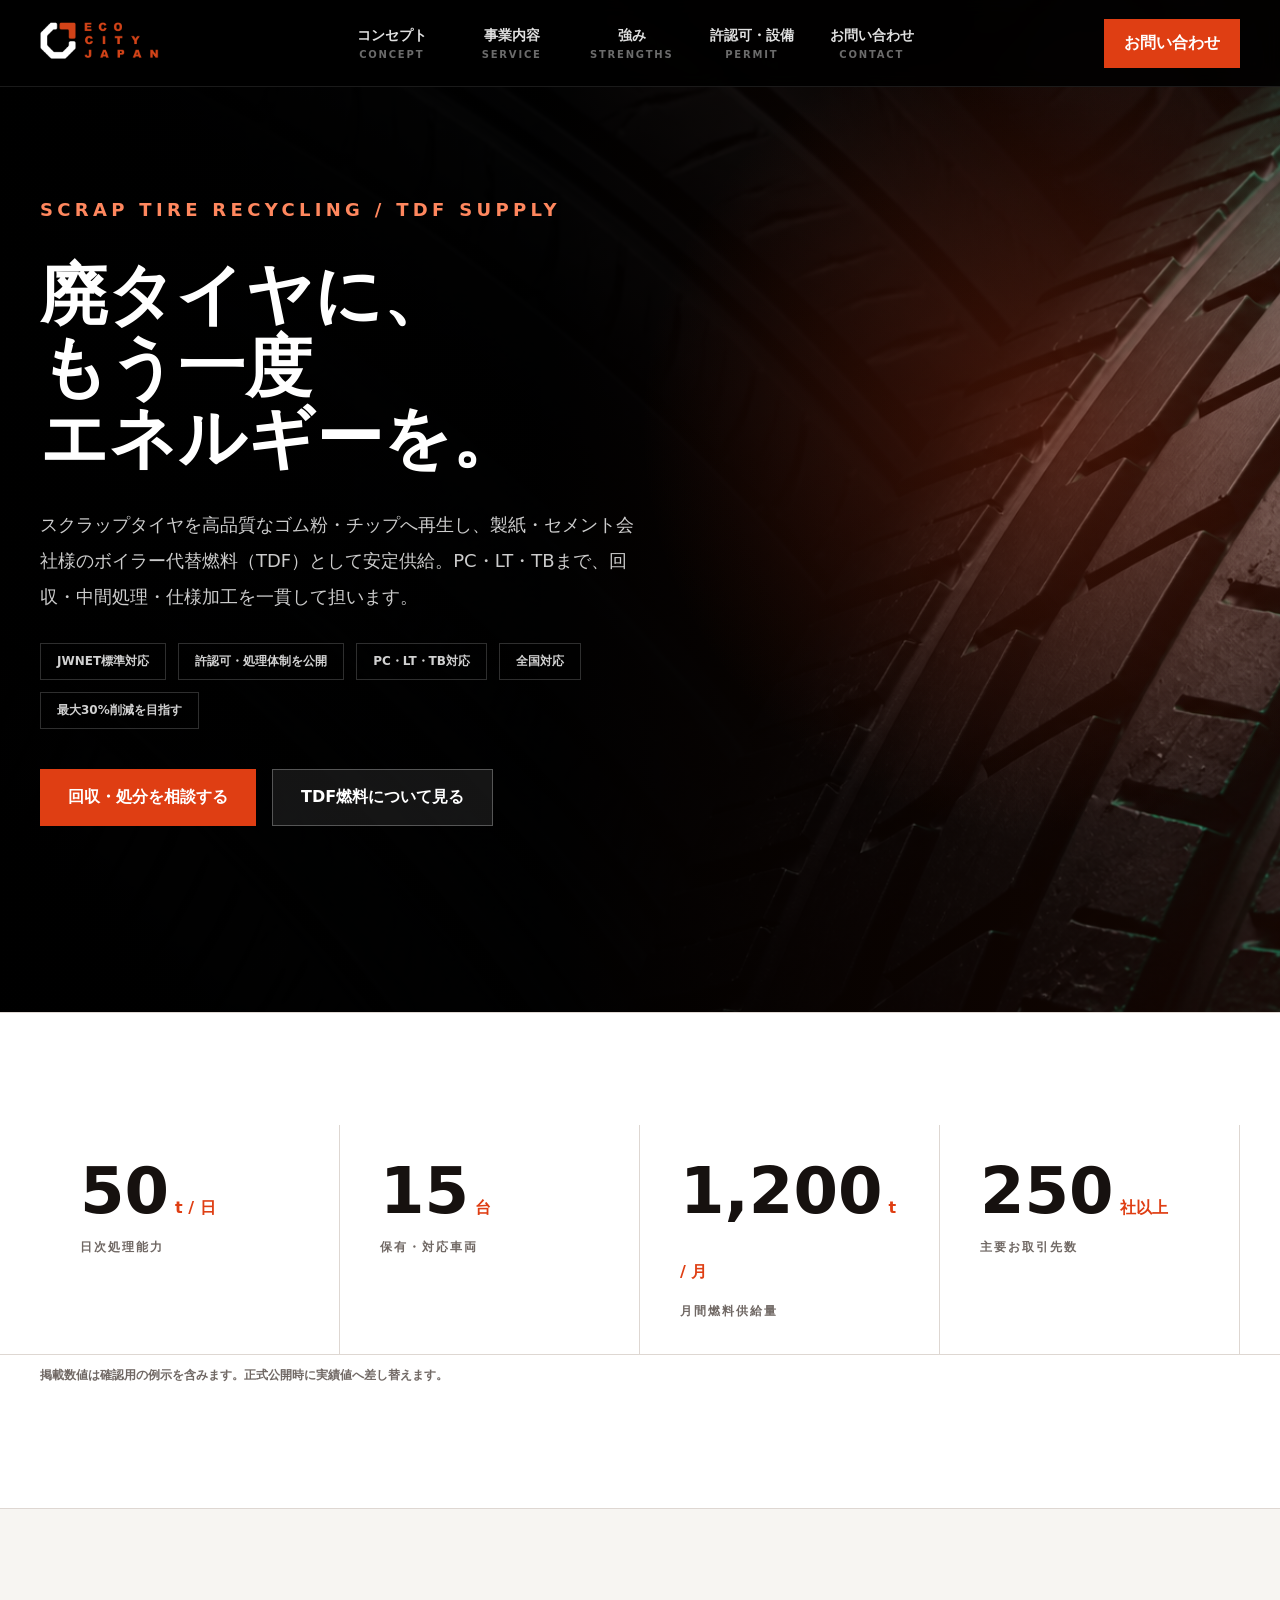
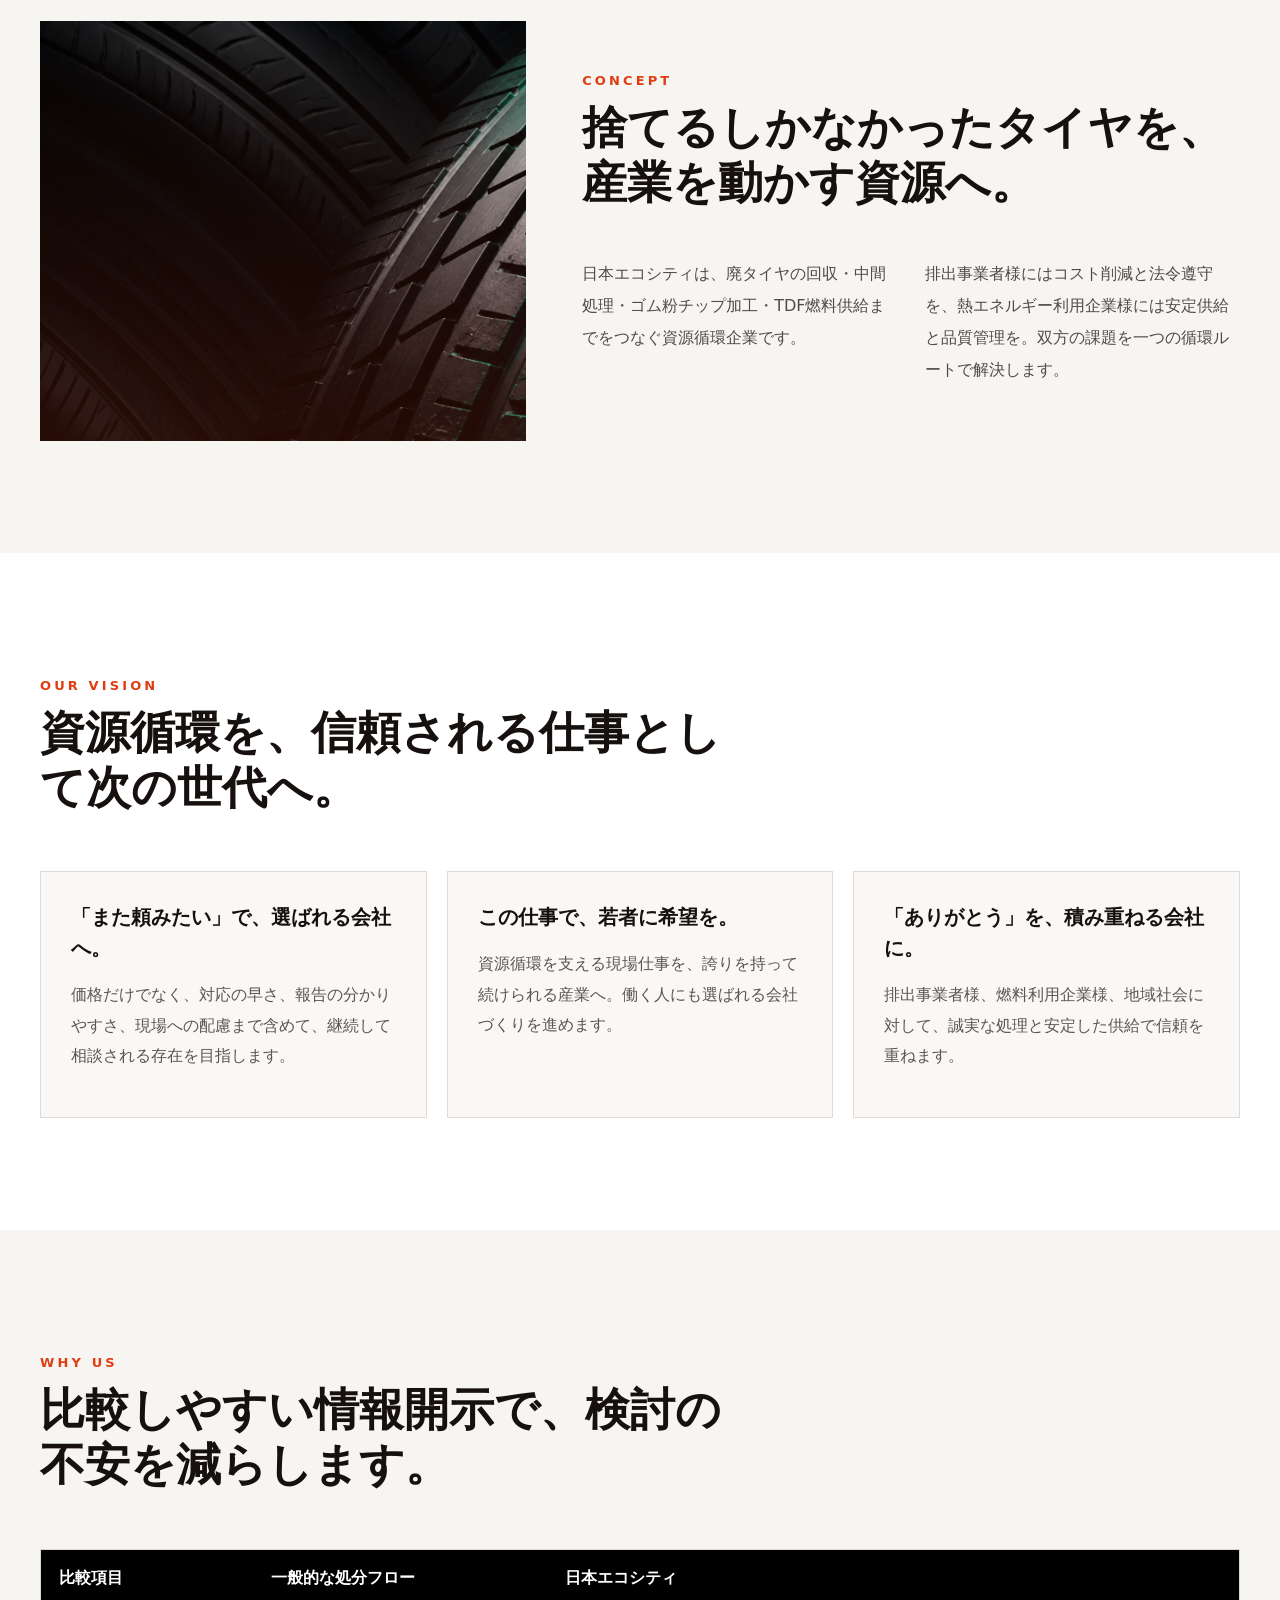
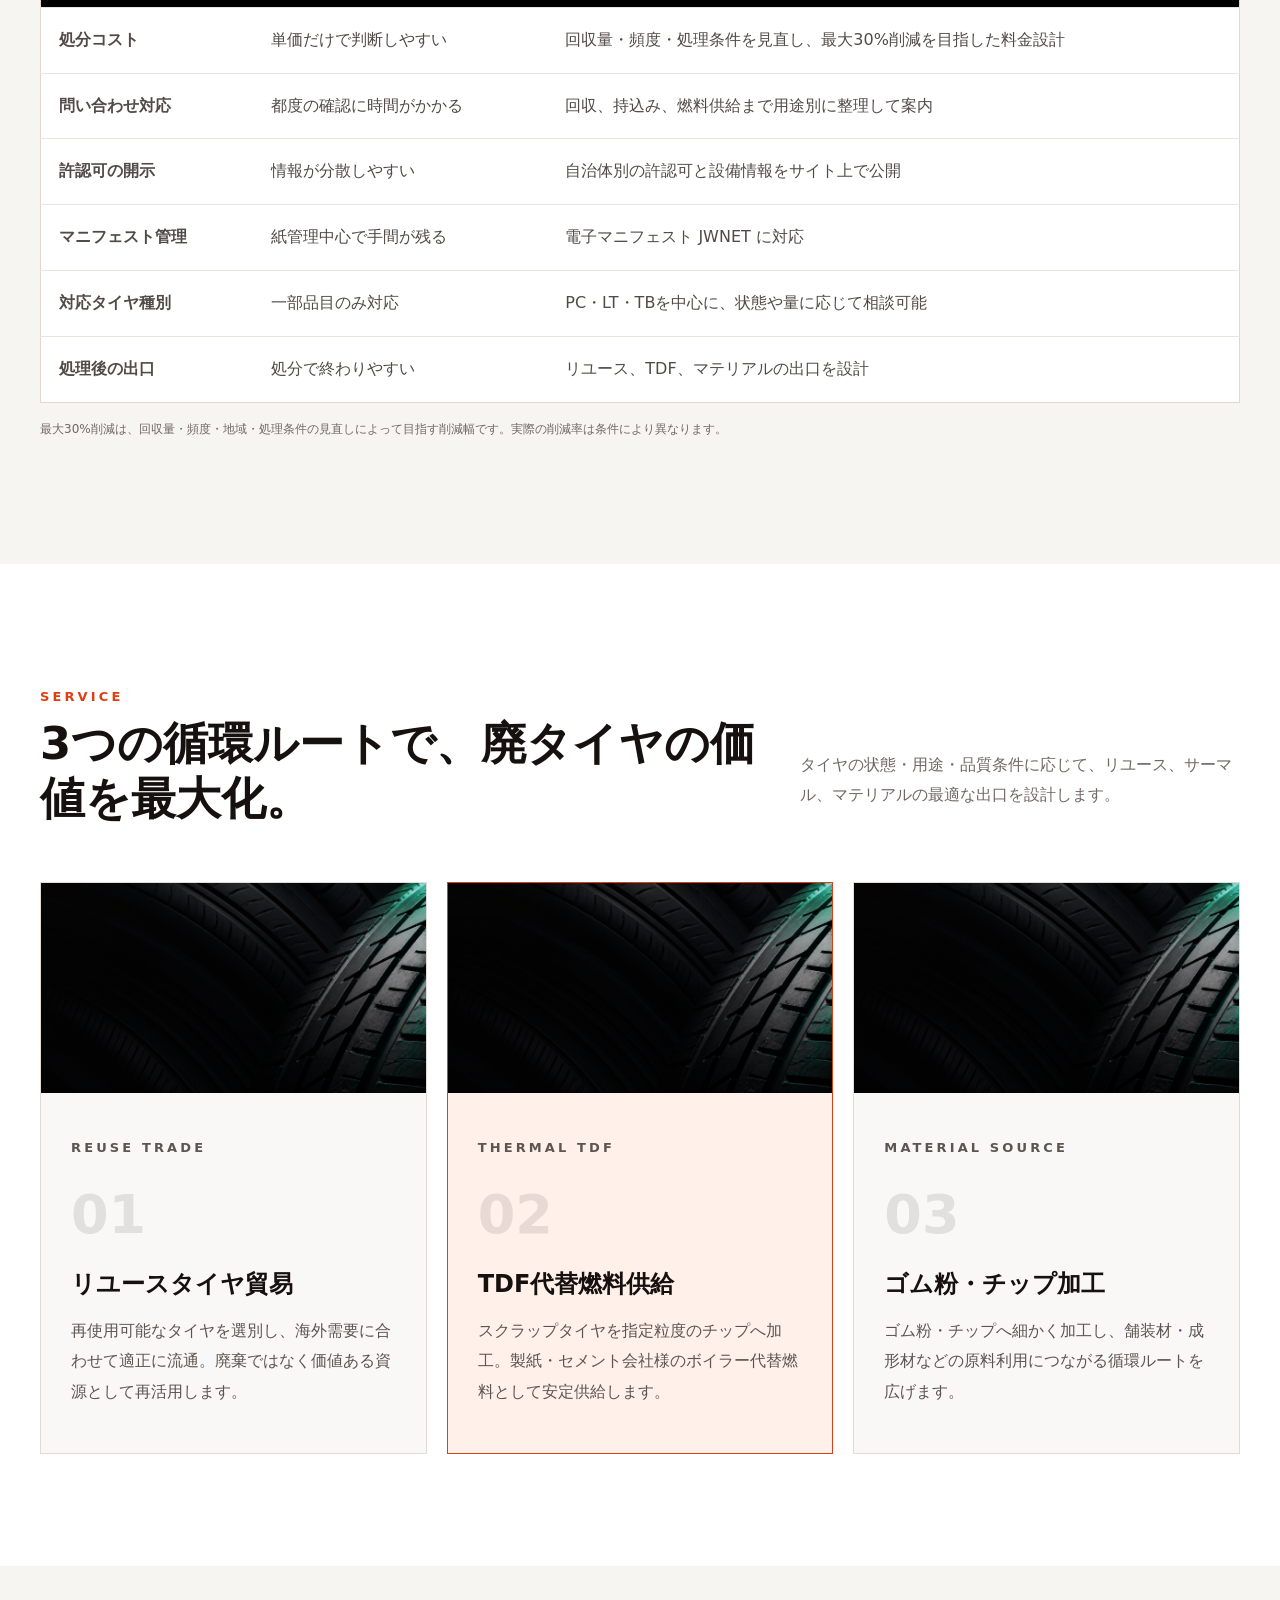
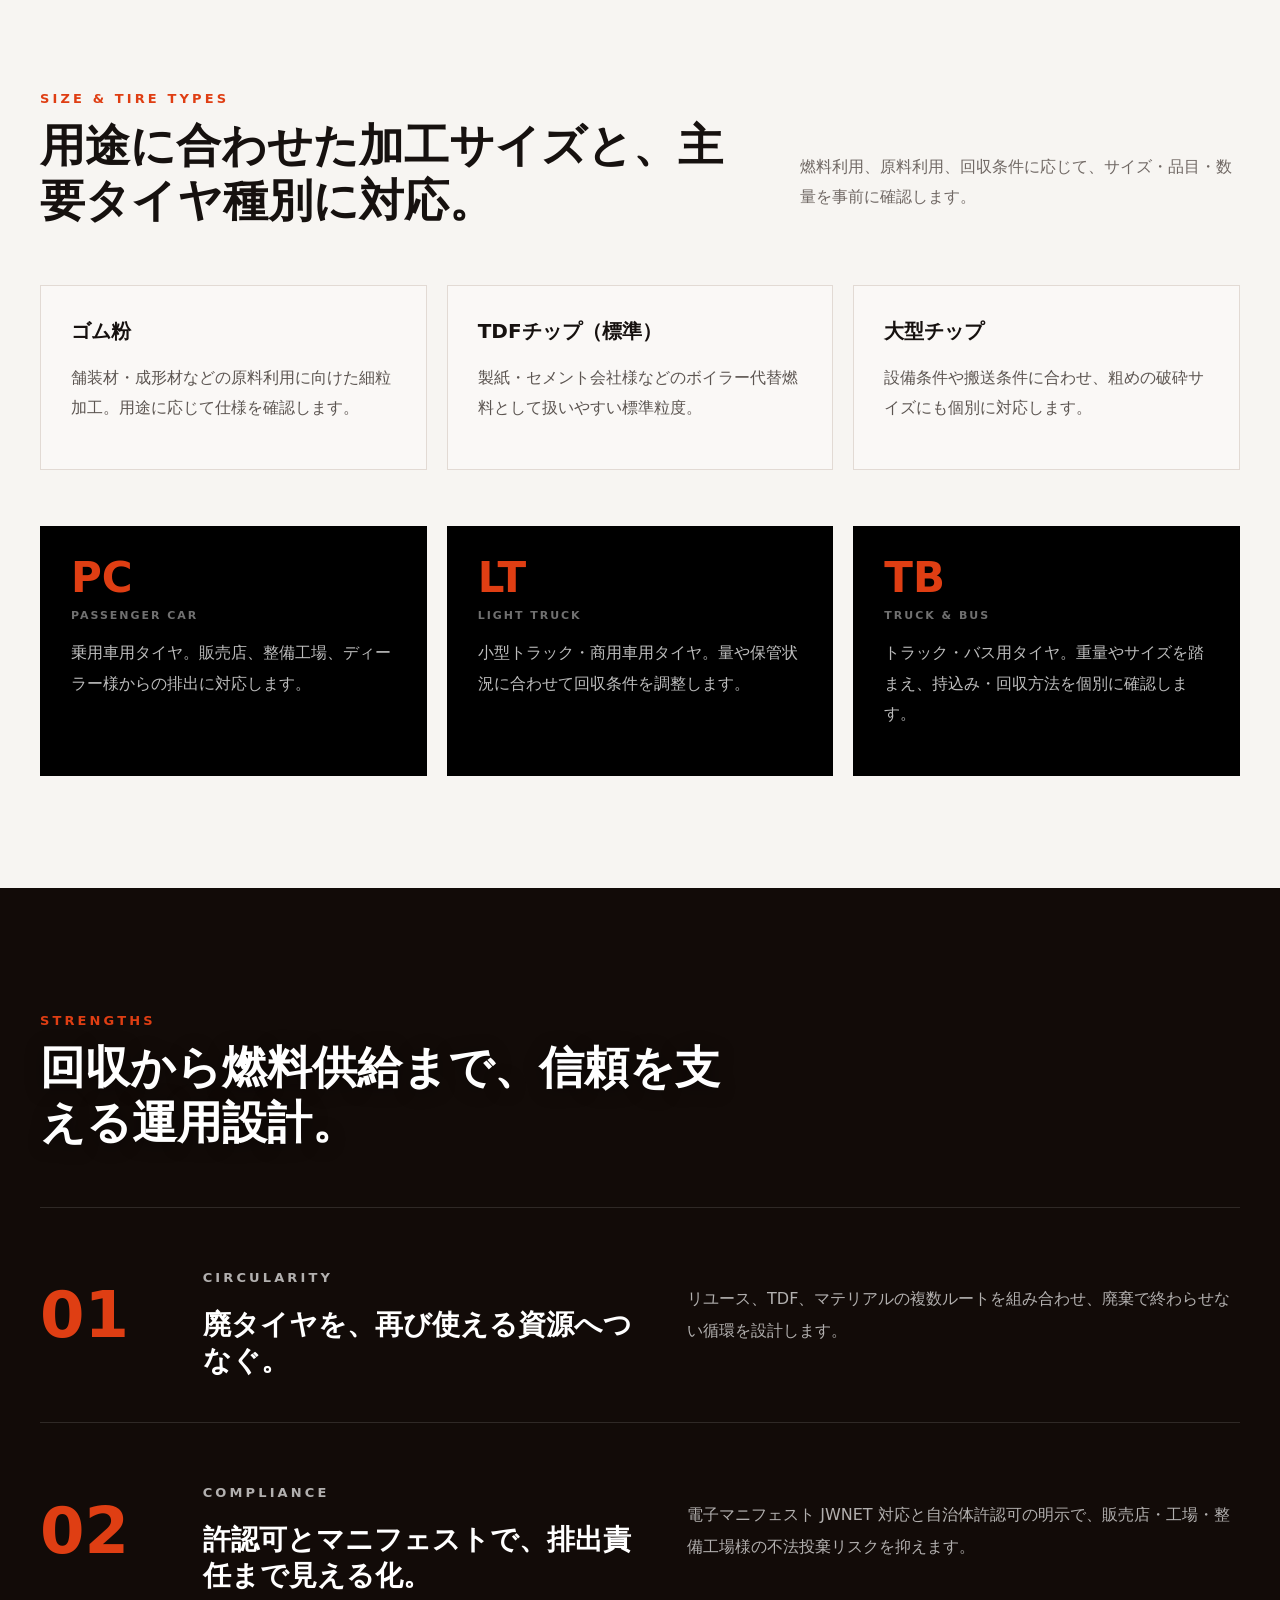
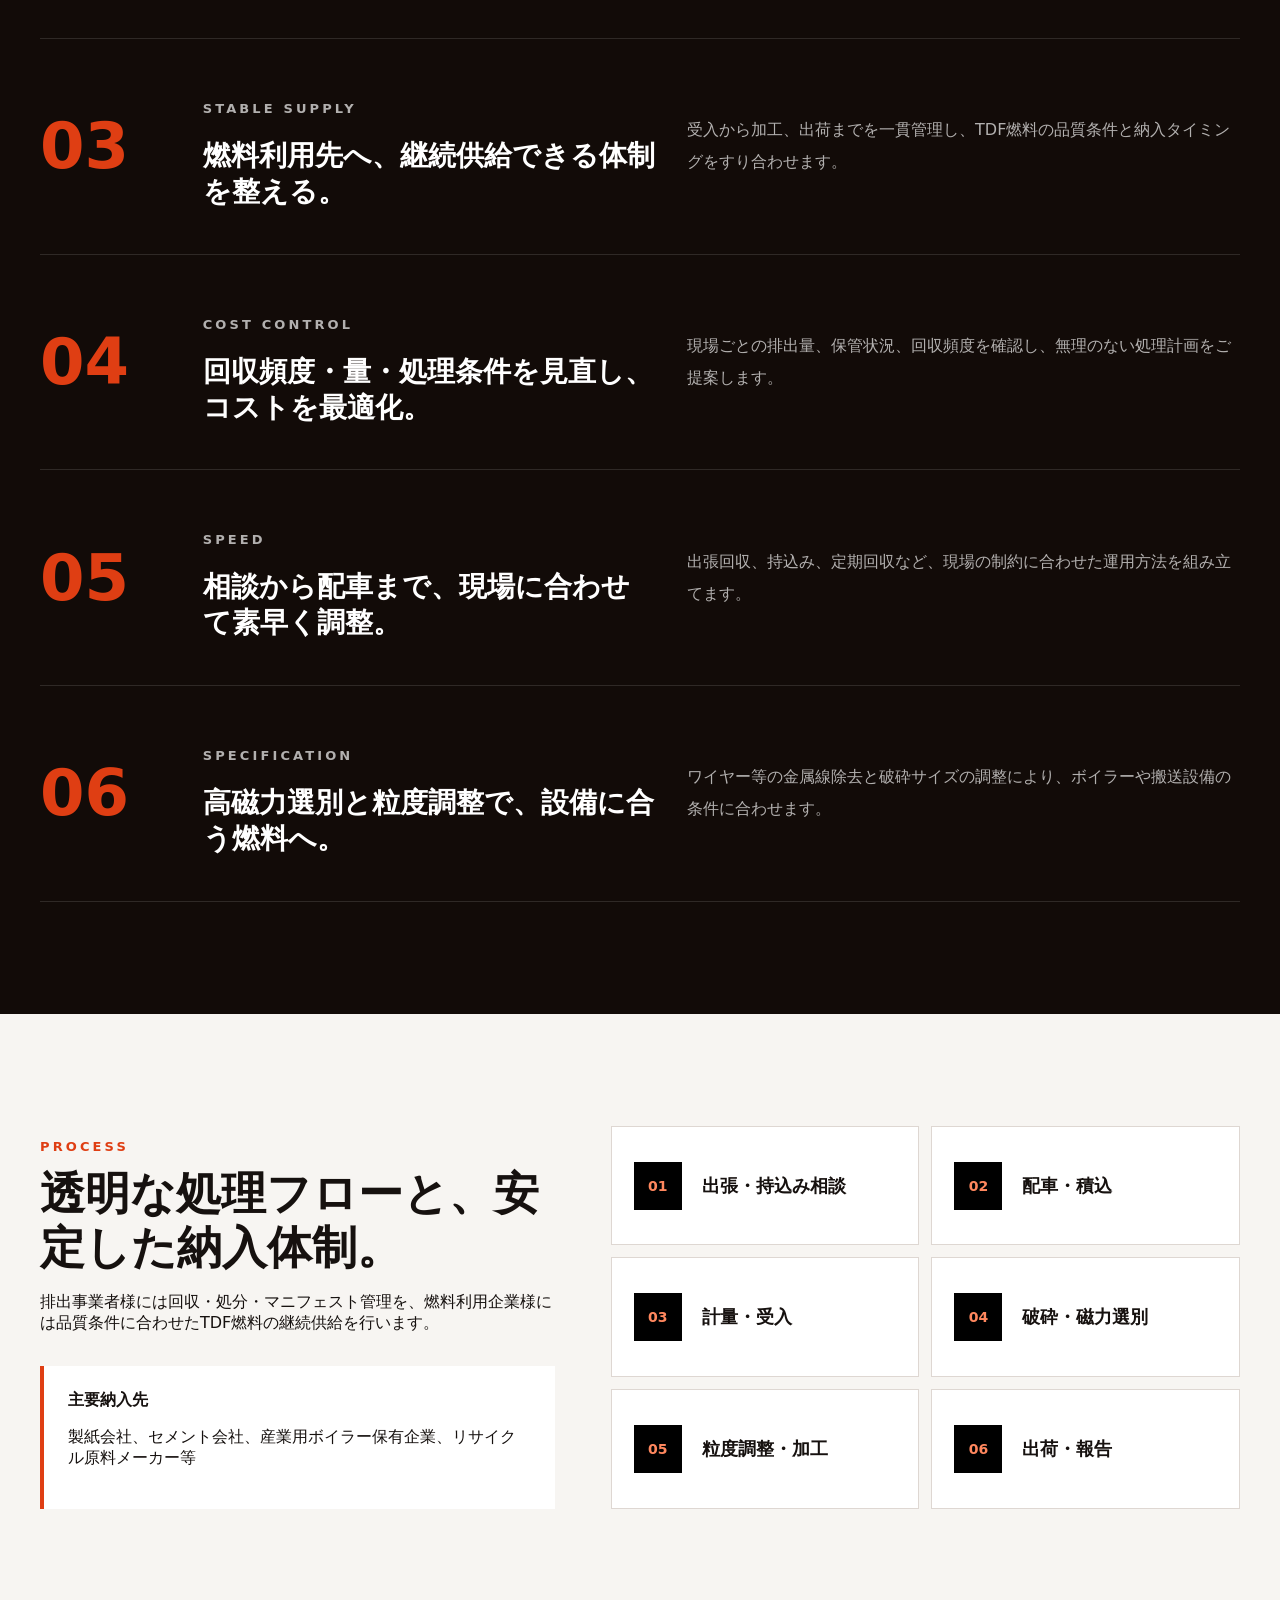
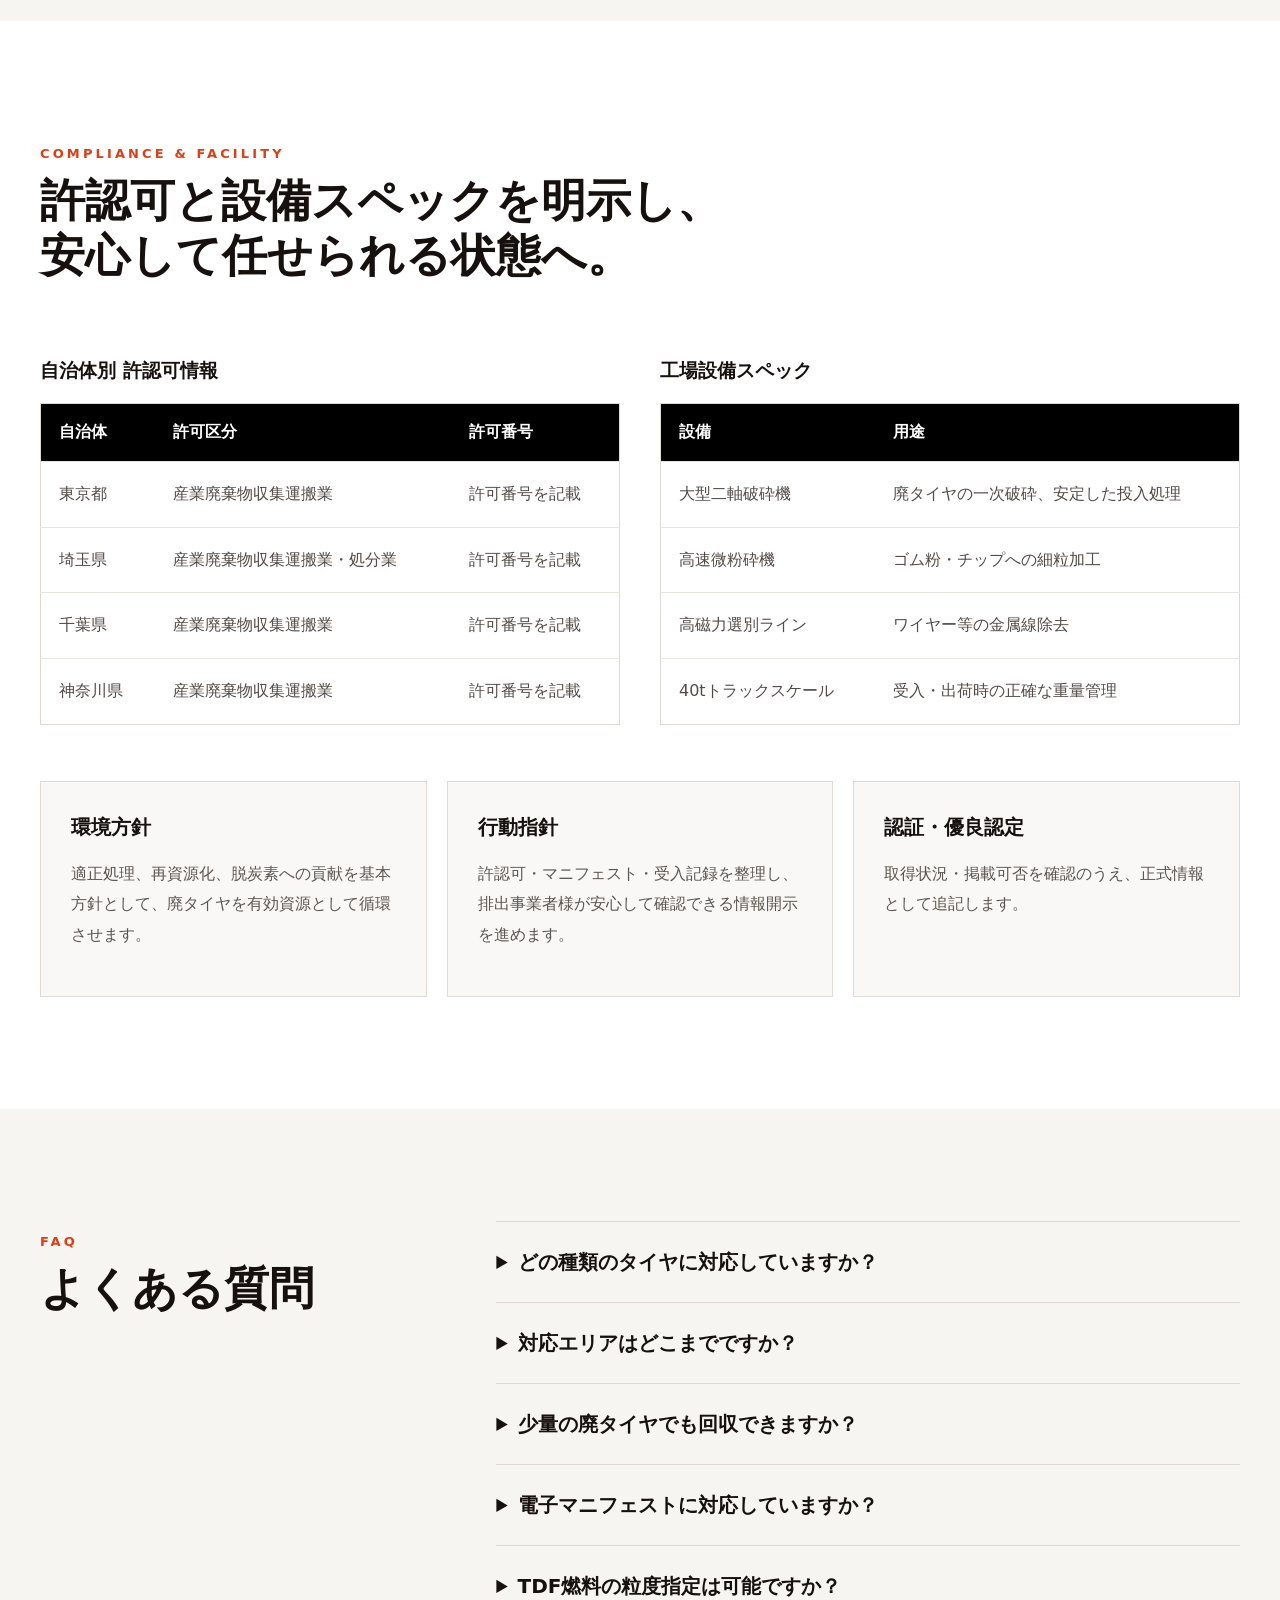
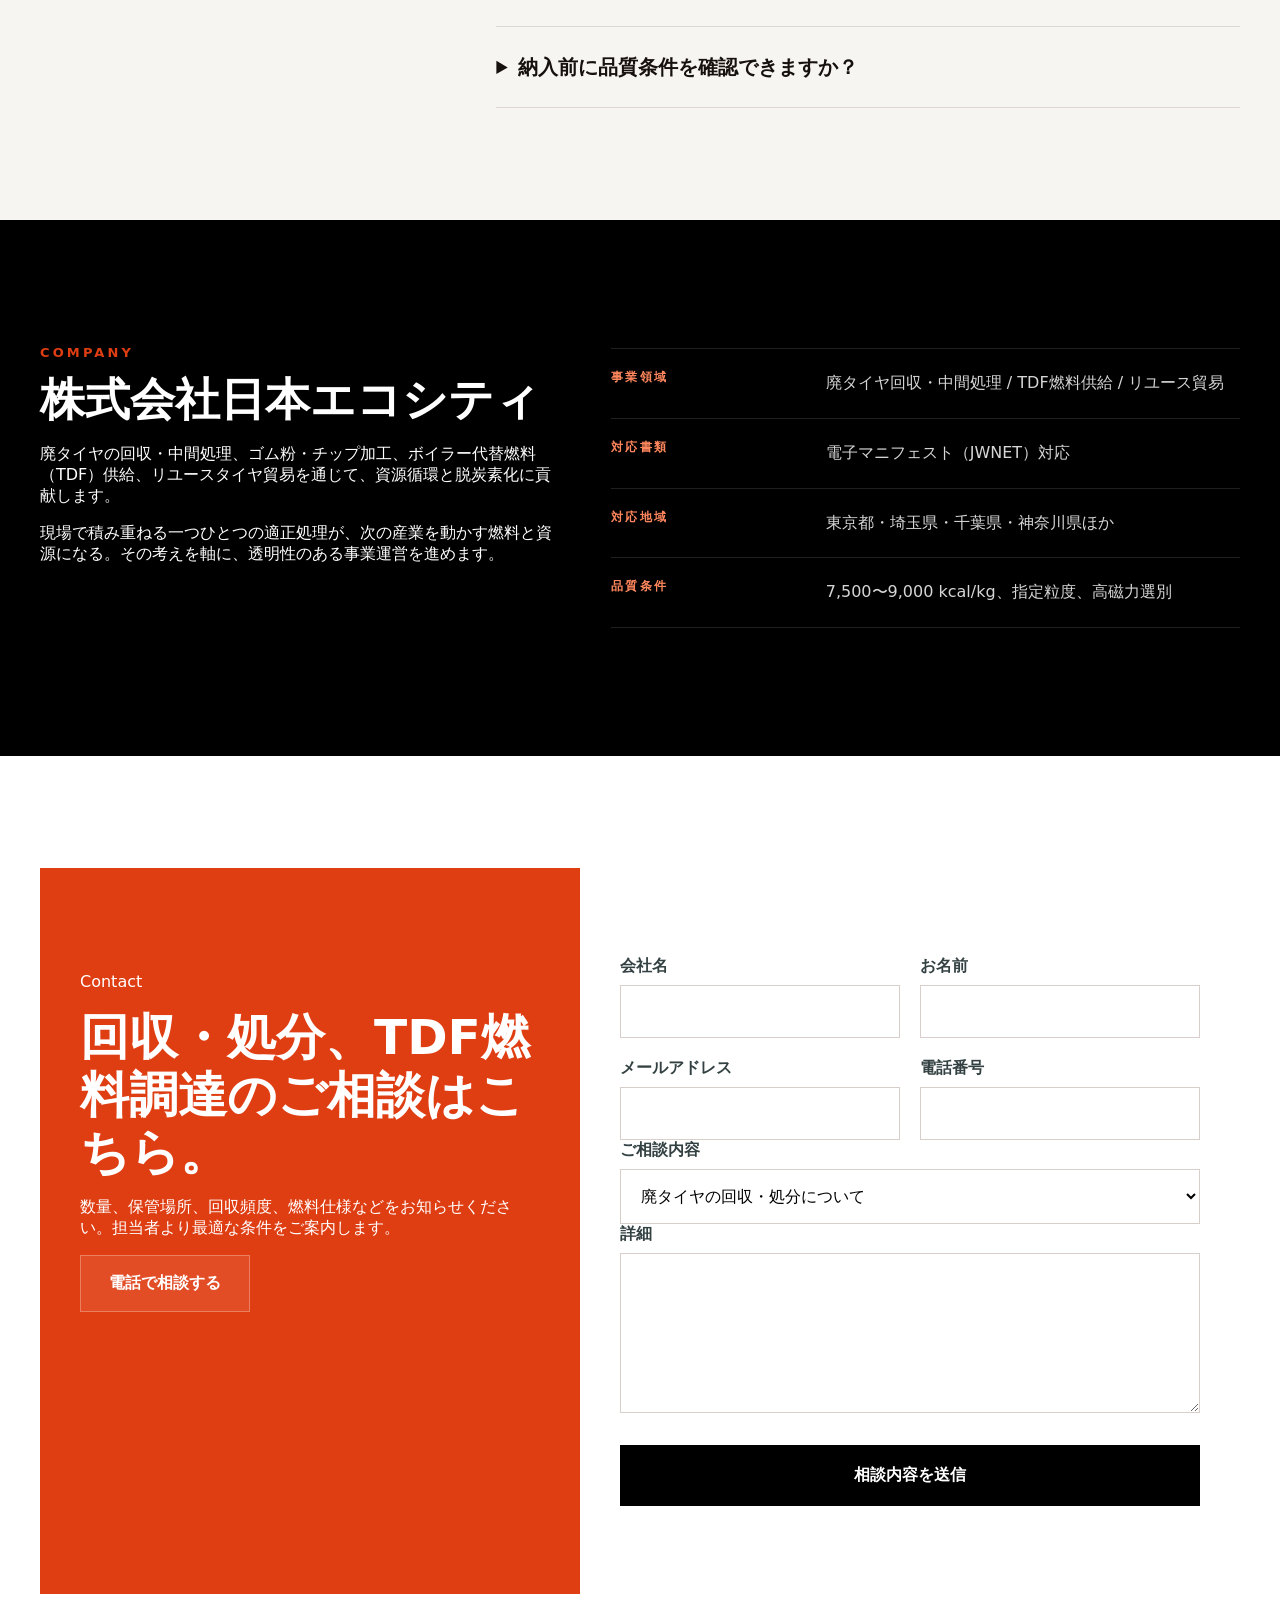
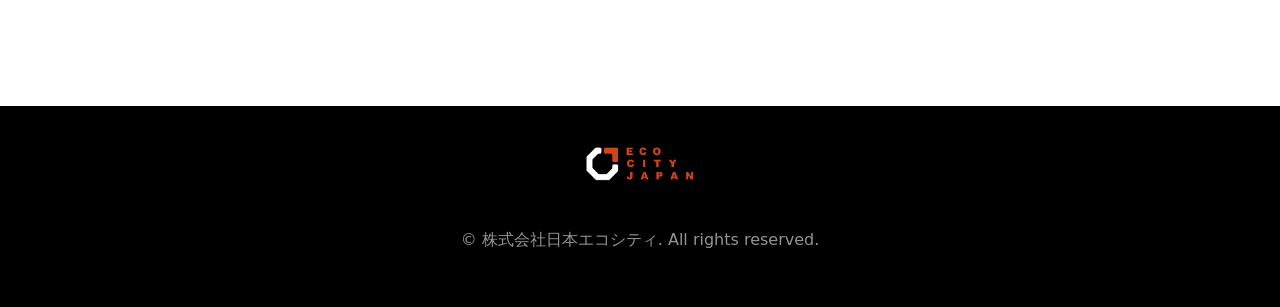
<file: docs/index.html>
<!doctype html>
<html lang="ja">
  <head>
    <meta charset="utf-8" />
    <meta name="viewport" content="width=device-width, initial-scale=1" />
    <title>株式会社日本エコシティ | 廃タイヤ回収・TDF燃料供給</title>
    <meta name="description" content="廃タイヤの回収・中間処理、ゴム粉・チップ加工、ボイラー代替燃料（TDF）供給、リユースタイヤ貿易を行う株式会社日本エコシティの公式サイトです。" />
    <link rel="icon" href="assets/ecocitylogo.png" />
    <style>
      :root {
        --black: #050403;
        --dark: #120b08;
        --orange: #df3e13;
        --orange-light: #ff875e;
        --paper: #f7f5f2;
        --line: #ded7d2;
        --text: #16110f;
        --muted: #5c5551;
      }
      * { box-sizing: border-box; }
      html { scroll-behavior: smooth; }
      body {
        margin: 0;
        background: var(--paper);
        color: var(--text);
        font-family: system-ui, -apple-system, BlinkMacSystemFont, "Noto Sans JP", "Hiragino Sans", "Yu Gothic", sans-serif;
      }
      a { color: inherit; text-decoration: none; }
      .wrap { max-width: 1440px; margin: 0 auto; padding: 0 40px; }
      header {
        position: fixed;
        inset: 0 0 auto;
        z-index: 10;
        background: rgba(0,0,0,.88);
        border-bottom: 1px solid rgba(255,255,255,.1);
        backdrop-filter: blur(10px);
      }
      .header-inner { display: flex; align-items: center; justify-content: space-between; min-height: 86px; }
      .logo { height: 44px; width: auto; display: block; }
      nav { display: flex; gap: 34px; align-items: center; }
      .nav-link { display: grid; gap: 4px; min-width: 86px; text-align: center; }
      .nav-link span { color: rgba(255,255,255,.88); font-size: 14px; font-weight: 900; white-space: nowrap; }
      .nav-link small { color: rgba(255,255,255,.42); font-size: 10px; font-weight: 900; letter-spacing: .18em; text-transform: uppercase; }
      .cta { background: var(--orange); color: #fff; padding: 14px 20px; font-weight: 900; }
      .hero {
        min-height: 100vh;
        padding-top: 86px;
        color: #fff;
        background:
          radial-gradient(circle at 82% 42%, rgba(223,62,19,.24), transparent 34%),
          linear-gradient(90deg, rgba(0,0,0,.98) 0%, rgba(0,0,0,.9) 42%, rgba(44,13,3,.45) 100%),
          url("assets/tire-tread-hero.png") 64% center / cover no-repeat;
        overflow: hidden;
      }
      .hero .wrap { min-height: calc(100vh - 86px); display: grid; grid-template-columns: 1.05fr .95fr; align-items: center; gap: 48px; padding-top: 64px; padding-bottom: 64px; }
      .kicker { color: var(--orange); font-size: 13px; font-weight: 900; text-transform: uppercase; letter-spacing: .24em; }
      .hero .kicker { color: var(--orange-light); margin-bottom: 32px; }
      h1 {
        margin: 0;
        max-width: 760px;
        font-size: clamp(38px, 5.2vw, 86px);
        line-height: 1.08;
        font-weight: 900;
      }
      .hero p { max-width: 720px; margin: 32px 0 0; color: rgba(255,255,255,.8); font-size: 18px; line-height: 2; }
      .buttons { display: flex; gap: 16px; flex-wrap: wrap; margin-top: 40px; }
      .button { display: inline-flex; align-items: center; justify-content: center; padding: 17px 28px; font-weight: 900; }
      .button.primary { background: var(--orange); color: #fff; }
      .button.secondary { border: 1px solid rgba(255,255,255,.28); color: #fff; background: rgba(255,255,255,.08); }
      .badge-row { display: flex; flex-wrap: wrap; gap: 12px; margin-top: 28px; }
      .badge { border: 1px solid rgba(255,255,255,.18); background: rgba(0,0,0,.35); color: rgba(255,255,255,.82); padding: 9px 16px; font-size: 12px; font-weight: 900; }
      .stats { background: #fff; border-top: 1px solid var(--line); border-bottom: 1px solid var(--line); }
      .stats-grid { display: grid; grid-template-columns: repeat(4, 1fr); }
      .stat { padding: 34px 40px; border-right: 1px solid var(--line); }
      .stat strong { display: block; font-size: clamp(44px, 5vw, 74px); line-height: 1; }
      .stat span { color: var(--orange); font-size: 16px; margin-left: 6px; }
      .stat p { margin: 16px 0 0; color: #706864; font-size: 12px; font-weight: 900; letter-spacing: .16em; }
      .stats-note { border-top: 1px solid var(--line); margin: 0; padding: 12px 40px; color: #706864; font-size: 12px; font-weight: 700; }
      section { padding: 112px 0; }
      .section-title {
        margin: 12px 0 0;
        max-width: 720px;
        font-size: clamp(28px, 3.5vw, 46px);
        line-height: 1.22;
        font-weight: 900;
      }
      .section-title.light { color: #fff; text-shadow: 0 2px 18px rgba(0,0,0,.45); }
      .concept-grid { display: grid; grid-template-columns: .85fr 1.15fr; gap: 56px; align-items: center; }
      .photo {
        min-height: 420px;
        background: linear-gradient(180deg, rgba(0,0,0,.08), rgba(223,62,19,.16)), url("assets/tire-tread-hero.png") 72% center / cover no-repeat;
      }
      .text-grid { display: grid; grid-template-columns: repeat(2, 1fr); gap: 28px; margin-top: 32px; color: #514a47; line-height: 2; }
      .white { background: #fff; }
      .section-head { display: flex; align-items: end; justify-content: space-between; gap: 32px; }
      .section-head > p { max-width: 440px; color: #706864; line-height: 1.9; }
      .cards { display: grid; grid-template-columns: repeat(3, 1fr); gap: 20px; margin-top: 56px; }
      .card { background: #faf8f6; border: 1px solid #e2dad4; }
      .card.featured { background: #fff0ea; border-color: var(--orange); }
      .card-img { height: 210px; background: linear-gradient(180deg, rgba(0,0,0,.05), rgba(0,0,0,.5)), url("assets/tire-tread-hero.png") center / cover no-repeat; }
      .card-body { padding: 30px; }
      .card .num { color: rgba(22,17,15,.1); font-size: 54px; font-weight: 900; margin: 22px 0; }
      .card h3 { margin: 0; font-size: 24px; }
      .card p { color: var(--muted); line-height: 1.9; }
      .mini-grid { display: grid; grid-template-columns: repeat(3, 1fr); gap: 20px; margin-top: 56px; }
      .mini-card { border: 1px solid #e2dad4; background: #faf8f6; padding: 30px; }
      .mini-card.dark-card { background: #000; color: #fff; border-color: #000; }
      .mini-card h3 { margin: 0; font-size: 20px; line-height: 1.55; }
      .mini-card p { color: var(--muted); line-height: 1.9; }
      .mini-card.dark-card p { color: rgba(255,255,255,.74); }
      .mini-code { display: block; color: var(--orange); font-size: 42px; font-weight: 900; line-height: 1; }
      .mini-label { display: block; margin-top: 10px; color: rgba(255,255,255,.44); font-size: 11px; font-weight: 900; letter-spacing: .18em; text-transform: uppercase; }
      .comparison-note { margin-top: 16px; color: #706864; font-size: 12px; line-height: 1.8; }
      .dark { background: var(--dark); color: #fff; }
      .strength-list { margin-top: 56px; border-top: 1px solid rgba(255,255,255,.12); border-bottom: 1px solid rgba(255,255,255,.12); }
      .strength { display: grid; grid-template-columns: .26fr .9fr 1.1fr; gap: 32px; align-items: center; padding: 44px 0; border-bottom: 1px solid rgba(255,255,255,.12); }
      .strength:last-child { border-bottom: 0; }
      .strength > strong { color: var(--orange); font-size: 64px; line-height: 1; }
      .strength h3 { margin: 16px 0 0; font-size: 28px; line-height: 1.28; }
      .strength p { color: rgba(255,255,255,.68); line-height: 2; }
      .process-grid, .company-grid, .contact-grid { display: grid; grid-template-columns: .9fr 1.1fr; gap: 56px; }
      .note { margin-top: 32px; border-left: 4px solid var(--orange); background: #fff; padding: 24px; }
      .flow { display: grid; grid-template-columns: repeat(2, 1fr); gap: 12px; }
      .flow-item { min-height: 112px; border: 1px solid var(--line); background: #fff; display: flex; align-items: center; gap: 20px; padding: 22px; font-size: 18px; font-weight: 900; }
      .flow-item span { display: grid; place-items: center; width: 48px; height: 48px; flex: 0 0 auto; background: #000; color: var(--orange-light); font-size: 14px; }
      .tables { display: grid; grid-template-columns: repeat(2, 1fr); gap: 40px; margin-top: 56px; }
      table { width: 100%; border-collapse: collapse; background: #fff; border: 1px solid var(--line); }
      th { background: #000; color: #fff; text-align: left; padding: 18px; }
      td { border-top: 1px solid #ebe3de; padding: 18px; color: #514a47; line-height: 1.8; }
      .faq-grid { display: grid; grid-template-columns: .7fr 1.3fr; gap: 56px; }
      details { border-top: 1px solid var(--line); padding: 24px 0; }
      details:last-child { border-bottom: 1px solid var(--line); }
      summary { cursor: pointer; font-size: 20px; font-weight: 900; line-height: 1.6; }
      details p { color: var(--muted); line-height: 2; }
      .black { background: #000; color: #fff; }
      .company-list { border-top: 1px solid rgba(255,255,255,.12); }
      .company-row { display: grid; grid-template-columns: .32fr .68fr; gap: 20px; border-bottom: 1px solid rgba(255,255,255,.12); padding: 20px 0; }
      .company-row dt { color: var(--orange-light); font-size: 12px; font-weight: 900; letter-spacing: .2em; }
      .company-row dd { margin: 0; color: rgba(255,255,255,.84); line-height: 1.8; }
      .contact-grid { gap: 0; }
      .contact-copy { background: var(--orange); color: #fff; padding: 88px 40px; }
      .contact-copy h2 { margin: 18px 0 0; max-width: 640px; font-size: clamp(34px, 3.8vw, 58px); line-height: 1.18; }
      form { padding: 88px 40px; background: #fff; }
      .form-grid { display: grid; grid-template-columns: repeat(2, 1fr); gap: 20px; }
      label span { display: block; margin-bottom: 8px; font-weight: 900; color: #344143; }
      input, select, textarea { width: 100%; border: 1px solid #d8cfca; padding: 16px; font: inherit; background: #fff; }
      textarea { min-height: 160px; }
      .field-full { margin-top: 20px; }
      button { width: 100%; margin-top: 28px; border: 0; background: #000; color: #fff; padding: 20px; font: inherit; font-weight: 900; }
      footer { background: #000; color: rgba(255,255,255,.58); text-align: center; padding: 40px 20px; }
      footer img { height: 40px; width: auto; margin-bottom: 24px; }
      @media (max-width: 1020px) {
        nav { display: none; }
        .wrap { padding: 0 22px; }
        .hero .wrap, .concept-grid, .process-grid, .company-grid, .contact-grid, .faq-grid { grid-template-columns: 1fr; }
        .stats-grid, .cards, .tables, .flow, .mini-grid { grid-template-columns: repeat(2, 1fr); }
        .strength { grid-template-columns: 1fr; }
      }
      @media (max-width: 640px) {
        header .cta { display: none; }
        .logo { height: 36px; }
        section { padding: 72px 0; }
        .stats-grid, .cards, .tables, .flow, .form-grid, .text-grid, .mini-grid { grid-template-columns: 1fr; }
        .stat { border-right: 0; border-bottom: 1px solid var(--line); }
        .photo { min-height: 280px; }
        .section-head { display: block; }
      }
    </style>
  </head>
  <body>
    <header>
      <div class="wrap header-inner">
        <a href="#top"><img class="logo" src="assets/ecocitylogo.png" alt="ECO CITY JAPAN" /></a>
        <nav aria-label="主要ナビゲーション">
          <a class="nav-link" href="#concept"><span>コンセプト</span><small>Concept</small></a>
          <a class="nav-link" href="#service"><span>事業内容</span><small>Service</small></a>
          <a class="nav-link" href="#strengths"><span>強み</span><small>Strengths</small></a>
          <a class="nav-link" href="#permit"><span>許認可・設備</span><small>Permit</small></a>
          <a class="nav-link" href="#contact"><span>お問い合わせ</span><small>Contact</small></a>
        </nav>
        <a class="cta" href="#contact">お問い合わせ</a>
      </div>
    </header>
    <main>
      <section id="top" class="hero">
        <div class="wrap">
          <div>
            <p class="kicker">Scrap Tire Recycling / TDF Supply</p>
            <h1><span>廃タイヤに、</span><br /><span>もう一度</span><br /><span>エネルギーを。</span></h1>
            <p>スクラップタイヤを高品質なゴム粉・チップへ再生し、製紙・セメント会社様のボイラー代替燃料（TDF）として安定供給。PC・LT・TBまで、回収・中間処理・仕様加工を一貫して担います。</p>
            <div class="badge-row">
              <span class="badge">JWNET標準対応</span>
              <span class="badge">許認可・処理体制を公開</span>
              <span class="badge">PC・LT・TB対応</span>
              <span class="badge">全国対応</span>
              <span class="badge">最大30%削減を目指す</span>
            </div>
            <div class="buttons">
              <a class="button primary" href="#contact">回収・処分を相談する</a>
              <a class="button secondary" href="#service">TDF燃料について見る</a>
            </div>
          </div>
        </div>
      </section>
      <section class="stats" aria-label="実績数値">
        <div class="stats-grid wrap">
          <div class="stat"><strong>50<span>t / 日</span></strong><p>日次処理能力</p></div>
          <div class="stat"><strong>15<span>台</span></strong><p>保有・対応車両</p></div>
          <div class="stat"><strong>1,200<span>t / 月</span></strong><p>月間燃料供給量</p></div>
          <div class="stat"><strong>250<span>社以上</span></strong><p>主要お取引先数</p></div>
        </div>
        <p class="wrap stats-note">掲載数値は確認用の例示を含みます。正式公開時に実績値へ差し替えます。</p>
      </section>
      <section id="concept">
        <div class="wrap concept-grid">
          <div class="photo"></div>
          <div>
            <p class="kicker">Concept</p>
            <h2 class="section-title">捨てるしかなかったタイヤを、産業を動かす資源へ。</h2>
            <div class="text-grid">
              <p>日本エコシティは、廃タイヤの回収・中間処理・ゴム粉チップ加工・TDF燃料供給までをつなぐ資源循環企業です。</p>
              <p>排出事業者様にはコスト削減と法令遵守を、熱エネルギー利用企業様には安定供給と品質管理を。双方の課題を一つの循環ルートで解決します。</p>
            </div>
          </div>
        </div>
      </section>
      <section class="white">
        <div class="wrap">
          <p class="kicker">Our Vision</p>
          <h2 class="section-title">資源循環を、信頼される仕事として次の世代へ。</h2>
          <div class="mini-grid">
            <article class="mini-card"><h3>「また頼みたい」で、選ばれる会社へ。</h3><p>価格だけでなく、対応の早さ、報告の分かりやすさ、現場への配慮まで含めて、継続して相談される存在を目指します。</p></article>
            <article class="mini-card"><h3>この仕事で、若者に希望を。</h3><p>資源循環を支える現場仕事を、誇りを持って続けられる産業へ。働く人にも選ばれる会社づくりを進めます。</p></article>
            <article class="mini-card"><h3>「ありがとう」を、積み重ねる会社に。</h3><p>排出事業者様、燃料利用企業様、地域社会に対して、誠実な処理と安定した供給で信頼を重ねます。</p></article>
          </div>
        </div>
      </section>
      <section>
        <div class="wrap">
          <p class="kicker">Why Us</p>
          <h2 class="section-title">比較しやすい情報開示で、検討の不安を減らします。</h2>
          <div class="tables" style="grid-template-columns:1fr">
            <table>
              <thead><tr><th>比較項目</th><th>一般的な処分フロー</th><th>日本エコシティ</th></tr></thead>
              <tbody>
                <tr><td><strong>処分コスト</strong></td><td>単価だけで判断しやすい</td><td>回収量・頻度・処理条件を見直し、最大30%削減を目指した料金設計</td></tr>
                <tr><td><strong>問い合わせ対応</strong></td><td>都度の確認に時間がかかる</td><td>回収、持込み、燃料供給まで用途別に整理して案内</td></tr>
                <tr><td><strong>許認可の開示</strong></td><td>情報が分散しやすい</td><td>自治体別の許認可と設備情報をサイト上で公開</td></tr>
                <tr><td><strong>マニフェスト管理</strong></td><td>紙管理中心で手間が残る</td><td>電子マニフェスト JWNET に対応</td></tr>
                <tr><td><strong>対応タイヤ種別</strong></td><td>一部品目のみ対応</td><td>PC・LT・TBを中心に、状態や量に応じて相談可能</td></tr>
                <tr><td><strong>処理後の出口</strong></td><td>処分で終わりやすい</td><td>リユース、TDF、マテリアルの出口を設計</td></tr>
              </tbody>
            </table>
          </div>
          <p class="comparison-note">最大30%削減は、回収量・頻度・地域・処理条件の見直しによって目指す削減幅です。実際の削減率は条件により異なります。</p>
        </div>
      </section>
      <section id="service" class="white">
        <div class="wrap">
          <div class="section-head">
            <div><p class="kicker">Service</p><h2 class="section-title">3つの循環ルートで、廃タイヤの価値を最大化。</h2></div>
            <p>タイヤの状態・用途・品質条件に応じて、リユース、サーマル、マテリアルの最適な出口を設計します。</p>
          </div>
          <div class="cards">
            <article class="card"><div class="card-img"></div><div class="card-body"><p class="kicker">Reuse Trade</p><div class="num">01</div><h3>リユースタイヤ貿易</h3><p>再使用可能なタイヤを選別し、海外需要に合わせて適正に流通。廃棄ではなく価値ある資源として再活用します。</p></div></article>
            <article class="card featured"><div class="card-img"></div><div class="card-body"><p class="kicker">Thermal TDF</p><div class="num">02</div><h3>TDF代替燃料供給</h3><p>スクラップタイヤを指定粒度のチップへ加工。製紙・セメント会社様のボイラー代替燃料として安定供給します。</p></div></article>
            <article class="card"><div class="card-img"></div><div class="card-body"><p class="kicker">Material Source</p><div class="num">03</div><h3>ゴム粉・チップ加工</h3><p>ゴム粉・チップへ細かく加工し、舗装材・成形材などの原料利用につながる循環ルートを広げます。</p></div></article>
          </div>
        </div>
      </section>
      <section>
        <div class="wrap">
          <div class="section-head">
            <div><p class="kicker">Size & Tire Types</p><h2 class="section-title">用途に合わせた加工サイズと、主要タイヤ種別に対応。</h2></div>
            <p>燃料利用、原料利用、回収条件に応じて、サイズ・品目・数量を事前に確認します。</p>
          </div>
          <div class="mini-grid">
            <article class="mini-card"><h3>ゴム粉</h3><p>舗装材・成形材などの原料利用に向けた細粒加工。用途に応じて仕様を確認します。</p></article>
            <article class="mini-card"><h3>TDFチップ（標準）</h3><p>製紙・セメント会社様などのボイラー代替燃料として扱いやすい標準粒度。</p></article>
            <article class="mini-card"><h3>大型チップ</h3><p>設備条件や搬送条件に合わせ、粗めの破砕サイズにも個別に対応します。</p></article>
          </div>
          <div class="mini-grid">
            <article class="mini-card dark-card"><span class="mini-code">PC</span><span class="mini-label">Passenger Car</span><p>乗用車用タイヤ。販売店、整備工場、ディーラー様からの排出に対応します。</p></article>
            <article class="mini-card dark-card"><span class="mini-code">LT</span><span class="mini-label">Light Truck</span><p>小型トラック・商用車用タイヤ。量や保管状況に合わせて回収条件を調整します。</p></article>
            <article class="mini-card dark-card"><span class="mini-code">TB</span><span class="mini-label">Truck & Bus</span><p>トラック・バス用タイヤ。重量やサイズを踏まえ、持込み・回収方法を個別に確認します。</p></article>
          </div>
        </div>
      </section>
      <section id="strengths" class="dark">
        <div class="wrap">
          <p class="kicker">Strengths</p>
          <h2 class="section-title light">回収から燃料供給まで、信頼を支える運用設計。</h2>
          <div class="strength-list">
            <article class="strength"><strong>01</strong><div><p class="kicker">Circularity</p><h3>廃タイヤを、再び使える資源へつなぐ。</h3></div><p>リユース、TDF、マテリアルの複数ルートを組み合わせ、廃棄で終わらせない循環を設計します。</p></article>
            <article class="strength"><strong>02</strong><div><p class="kicker">Compliance</p><h3>許認可とマニフェストで、排出責任まで見える化。</h3></div><p>電子マニフェスト JWNET 対応と自治体許認可の明示で、販売店・工場・整備工場様の不法投棄リスクを抑えます。</p></article>
            <article class="strength"><strong>03</strong><div><p class="kicker">Stable Supply</p><h3>燃料利用先へ、継続供給できる体制を整える。</h3></div><p>受入から加工、出荷までを一貫管理し、TDF燃料の品質条件と納入タイミングをすり合わせます。</p></article>
            <article class="strength"><strong>04</strong><div><p class="kicker">Cost Control</p><h3>回収頻度・量・処理条件を見直し、コストを最適化。</h3></div><p>現場ごとの排出量、保管状況、回収頻度を確認し、無理のない処理計画をご提案します。</p></article>
            <article class="strength"><strong>05</strong><div><p class="kicker">Speed</p><h3>相談から配車まで、現場に合わせて素早く調整。</h3></div><p>出張回収、持込み、定期回収など、現場の制約に合わせた運用方法を組み立てます。</p></article>
            <article class="strength"><strong>06</strong><div><p class="kicker">Specification</p><h3>高磁力選別と粒度調整で、設備に合う燃料へ。</h3></div><p>ワイヤー等の金属線除去と破砕サイズの調整により、ボイラーや搬送設備の条件に合わせます。</p></article>
          </div>
        </div>
      </section>
      <section id="flow">
        <div class="wrap process-grid">
          <div><p class="kicker">Process</p><h2 class="section-title">透明な処理フローと、安定した納入体制。</h2><p>排出事業者様には回収・処分・マニフェスト管理を、燃料利用企業様には品質条件に合わせたTDF燃料の継続供給を行います。</p><div class="note"><strong>主要納入先</strong><p>製紙会社、セメント会社、産業用ボイラー保有企業、リサイクル原料メーカー等</p></div></div>
          <div class="flow"><div class="flow-item"><span>01</span>出張・持込み相談</div><div class="flow-item"><span>02</span>配車・積込</div><div class="flow-item"><span>03</span>計量・受入</div><div class="flow-item"><span>04</span>破砕・磁力選別</div><div class="flow-item"><span>05</span>粒度調整・加工</div><div class="flow-item"><span>06</span>出荷・報告</div></div>
        </div>
      </section>
      <section id="permit" class="white">
        <div class="wrap">
          <p class="kicker">Compliance & Facility</p>
          <h2 class="section-title">許認可と設備スペックを明示し、安心して任せられる状態へ。</h2>
          <div class="tables">
            <div><h3>自治体別 許認可情報</h3><table><thead><tr><th>自治体</th><th>許可区分</th><th>許可番号</th></tr></thead><tbody><tr><td>東京都</td><td>産業廃棄物収集運搬業</td><td>許可番号を記載</td></tr><tr><td>埼玉県</td><td>産業廃棄物収集運搬業・処分業</td><td>許可番号を記載</td></tr><tr><td>千葉県</td><td>産業廃棄物収集運搬業</td><td>許可番号を記載</td></tr><tr><td>神奈川県</td><td>産業廃棄物収集運搬業</td><td>許可番号を記載</td></tr></tbody></table></div>
            <div><h3>工場設備スペック</h3><table><thead><tr><th>設備</th><th>用途</th></tr></thead><tbody><tr><td>大型二軸破砕機</td><td>廃タイヤの一次破砕、安定した投入処理</td></tr><tr><td>高速微粉砕機</td><td>ゴム粉・チップへの細粒加工</td></tr><tr><td>高磁力選別ライン</td><td>ワイヤー等の金属線除去</td></tr><tr><td>40tトラックスケール</td><td>受入・出荷時の正確な重量管理</td></tr></tbody></table></div>
          </div>
          <div class="mini-grid">
            <article class="mini-card"><h3>環境方針</h3><p>適正処理、再資源化、脱炭素への貢献を基本方針として、廃タイヤを有効資源として循環させます。</p></article>
            <article class="mini-card"><h3>行動指針</h3><p>許認可・マニフェスト・受入記録を整理し、排出事業者様が安心して確認できる情報開示を進めます。</p></article>
            <article class="mini-card"><h3>認証・優良認定</h3><p>取得状況・掲載可否を確認のうえ、正式情報として追記します。</p></article>
          </div>
        </div>
      </section>
      <section class="faq">
        <div class="wrap faq-grid">
          <div><p class="kicker">FAQ</p><h2 class="section-title">よくある質問</h2></div>
          <div>
            <details><summary>どの種類のタイヤに対応していますか？</summary><p>PC、LT、TBを中心に対応します。建設車両用など特殊サイズは、状態・数量・保管場所を確認したうえで個別にご相談ください。</p></details>
            <details><summary>対応エリアはどこまでですか？</summary><p>全国対応です。地域、数量、回収頻度、持込み可否などの条件を確認し、最適な方法をご案内します。</p></details>
            <details><summary>少量の廃タイヤでも回収できますか？</summary><p>地域、数量、回収頻度により最適な方法をご提案します。まずは保管状況と本数をお知らせください。</p></details>
            <details><summary>電子マニフェストに対応していますか？</summary><p>JWNETに対応しています。排出事業者様の管理負担を抑え、法令遵守を支援します。</p></details>
            <details><summary>TDF燃料の粒度指定は可能ですか？</summary><p>可能です。ボイラー設備や搬送条件に合わせて、破砕サイズや金属線除去レベルを調整します。</p></details>
            <details><summary>納入前に品質条件を確認できますか？</summary><p>発熱量、粒度、金属混入対策など、必要な品質条件を事前にすり合わせます。</p></details>
          </div>
        </div>
      </section>
      <section id="company" class="black">
        <div class="wrap company-grid">
          <div><p class="kicker">Company</p><h2 class="section-title light">株式会社日本エコシティ</h2><p>廃タイヤの回収・中間処理、ゴム粉・チップ加工、ボイラー代替燃料（TDF）供給、リユースタイヤ貿易を通じて、資源循環と脱炭素化に貢献します。</p><p>現場で積み重ねる一つひとつの適正処理が、次の産業を動かす燃料と資源になる。その考えを軸に、透明性のある事業運営を進めます。</p></div>
          <dl class="company-list"><div class="company-row"><dt>事業領域</dt><dd>廃タイヤ回収・中間処理 / TDF燃料供給 / リユース貿易</dd></div><div class="company-row"><dt>対応書類</dt><dd>電子マニフェスト（JWNET）対応</dd></div><div class="company-row"><dt>対応地域</dt><dd>東京都・埼玉県・千葉県・神奈川県ほか</dd></div><div class="company-row"><dt>品質条件</dt><dd>7,500〜9,000 kcal/kg、指定粒度、高磁力選別</dd></div></dl>
        </div>
      </section>
      <section id="contact" class="white">
        <div class="contact-grid wrap">
          <div class="contact-copy"><p>Contact</p><h2>回収・処分、TDF燃料調達のご相談はこちら。</h2><p>数量、保管場所、回収頻度、燃料仕様などをお知らせください。担当者より最適な条件をご案内します。</p><a class="button secondary" href="tel:0000000000">電話で相談する</a></div>
          <form><div class="form-grid"><label><span>会社名</span><input /></label><label><span>お名前</span><input /></label><label><span>メールアドレス</span><input type="email" /></label><label><span>電話番号</span><input type="tel" /></label></div><label class="field-full"><span>ご相談内容</span><select><option>廃タイヤの回収・処分について</option><option>TDF代替燃料の購入について</option><option>許認可・品質条件について</option></select></label><label class="field-full"><span>詳細</span><textarea></textarea></label><button type="button">相談内容を送信</button></form>
        </div>
      </section>
    </main>
    <footer><img src="assets/ecocitylogo.png" alt="ECO CITY JAPAN" /><p>© 株式会社日本エコシティ. All rights reserved.</p></footer>
  </body>
</html>
</file>
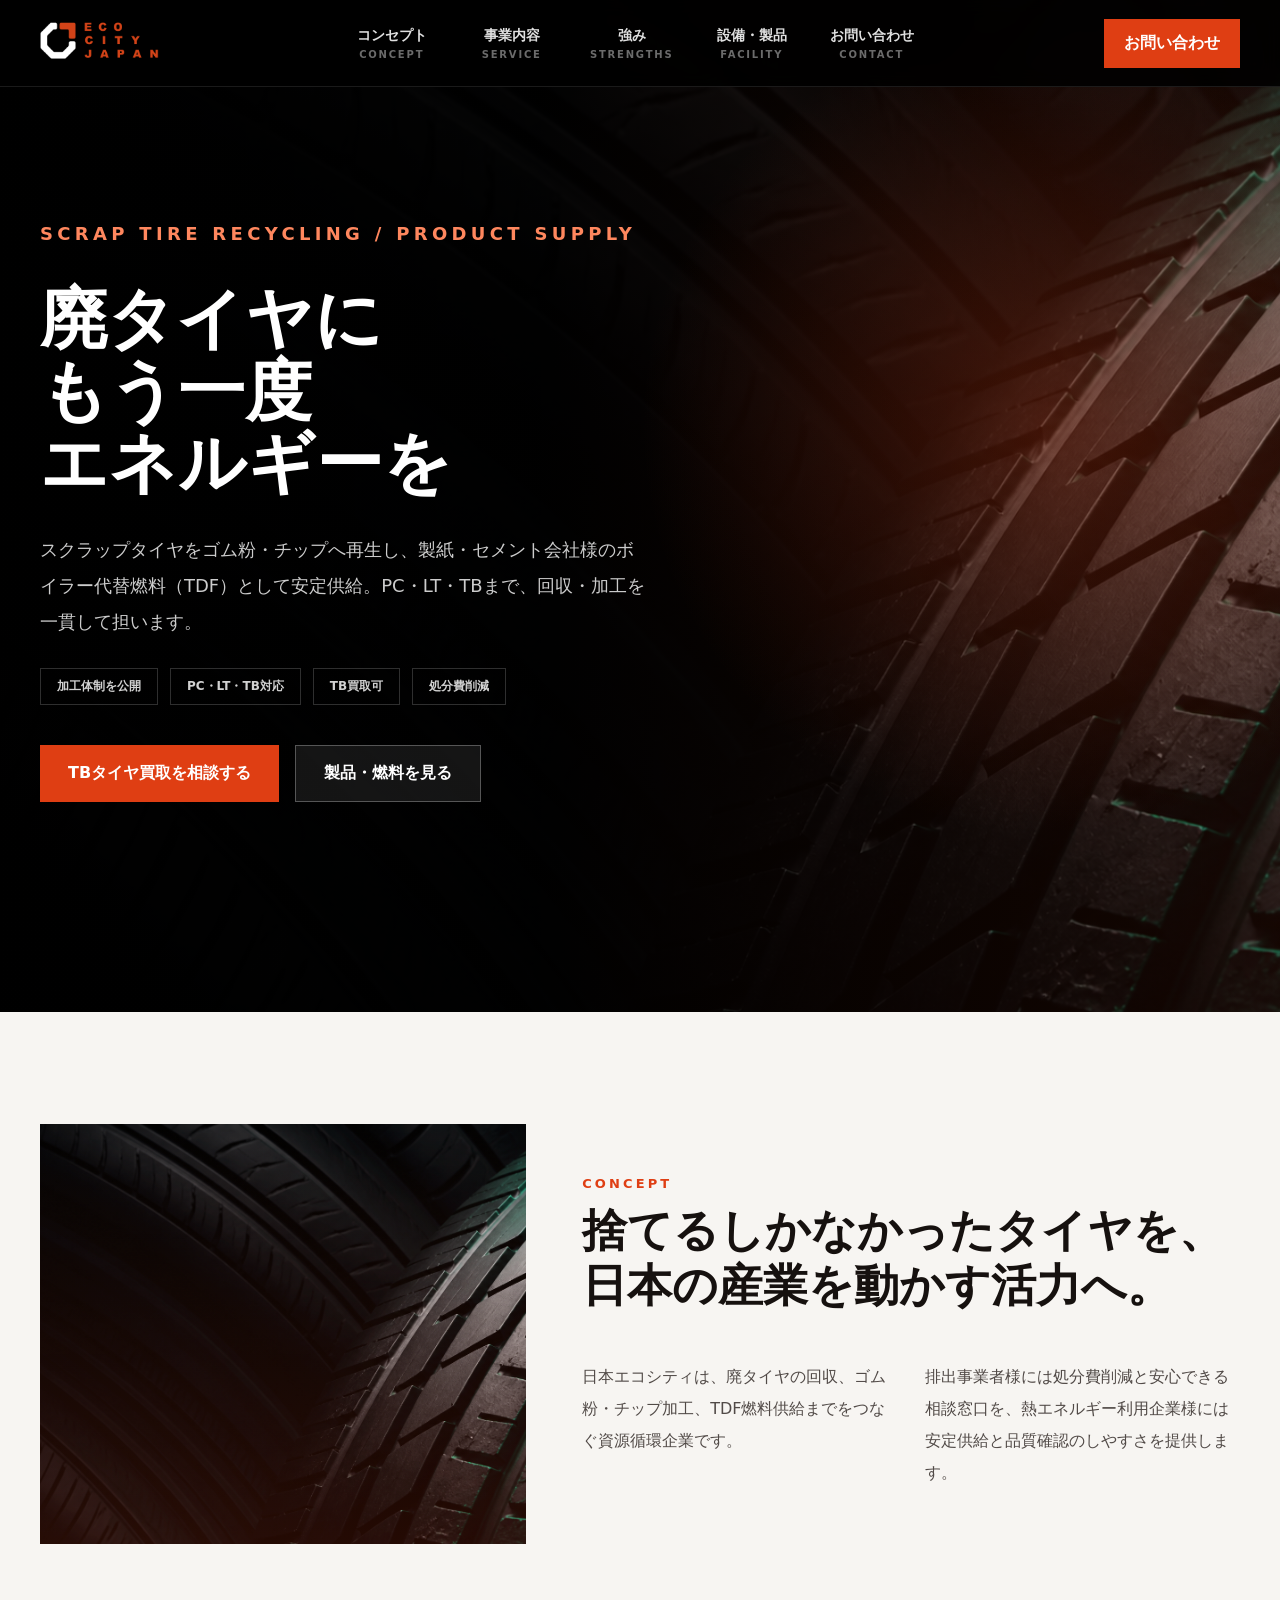
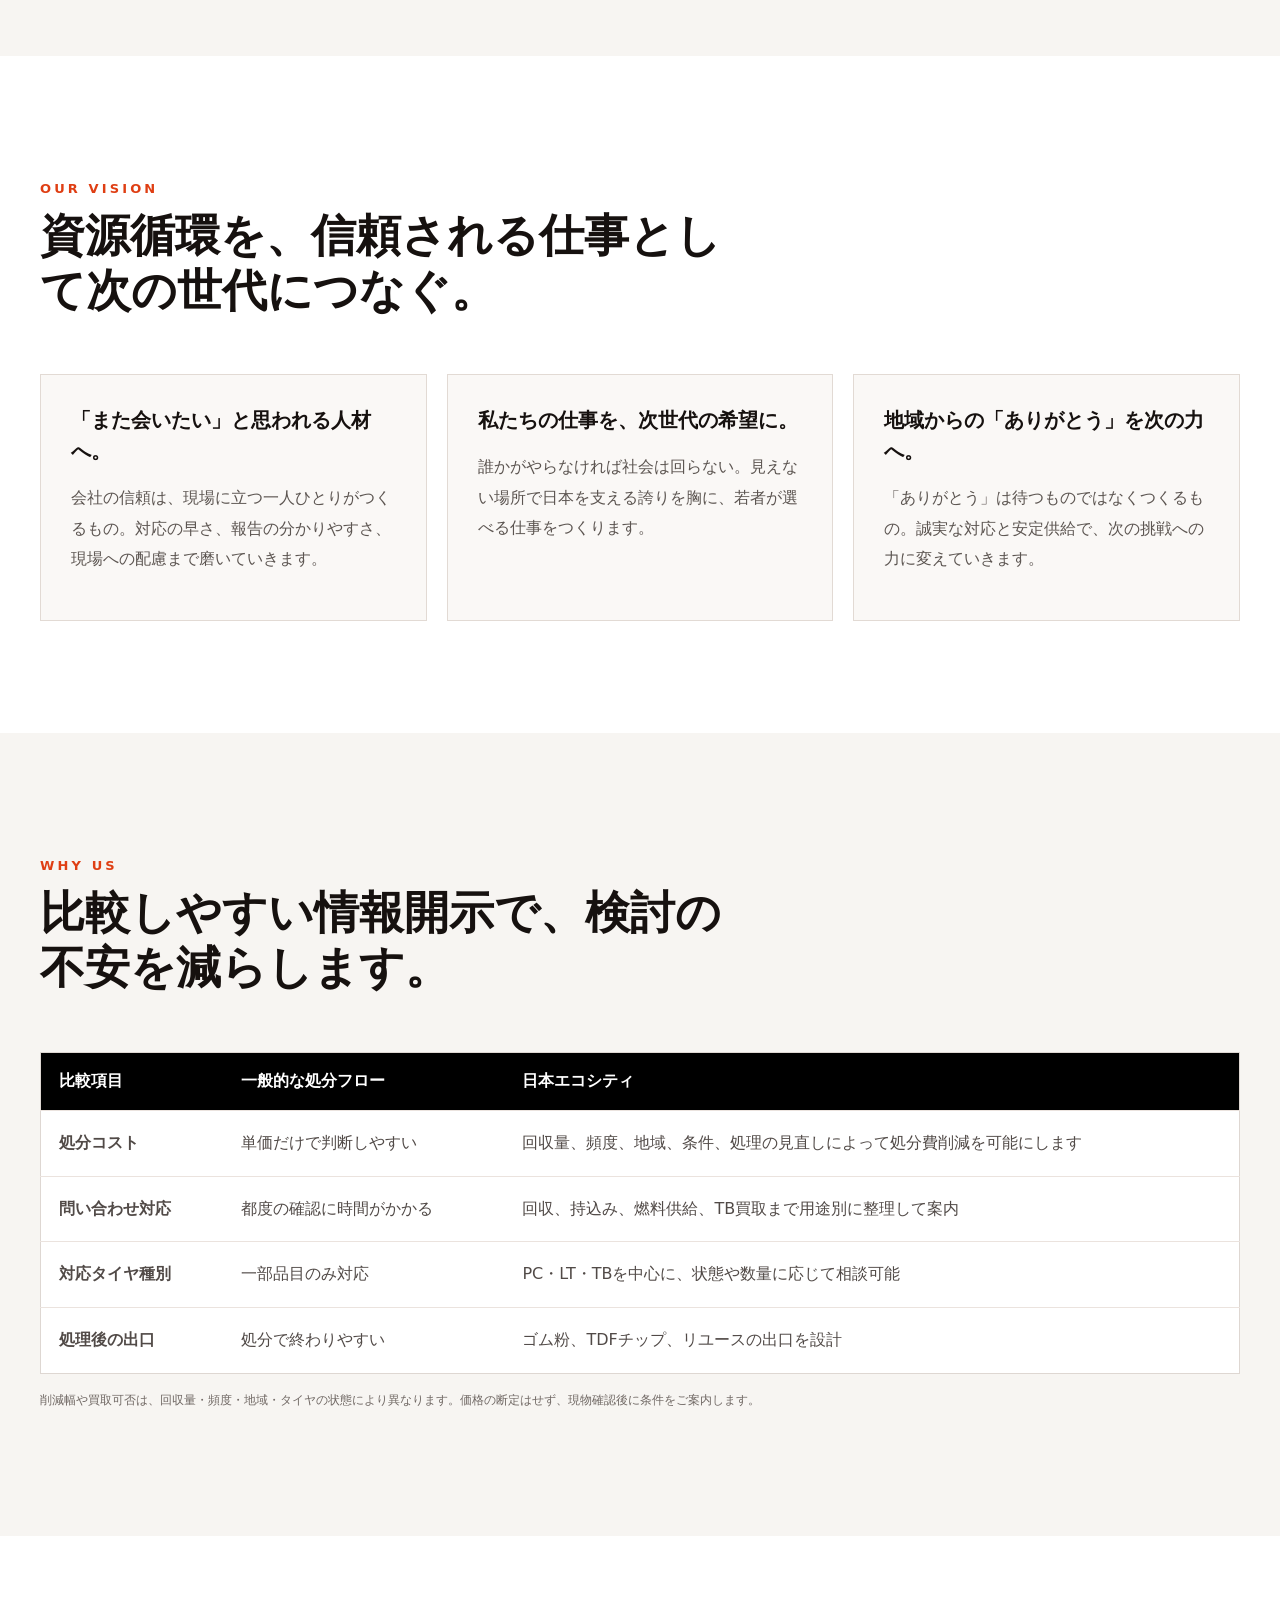
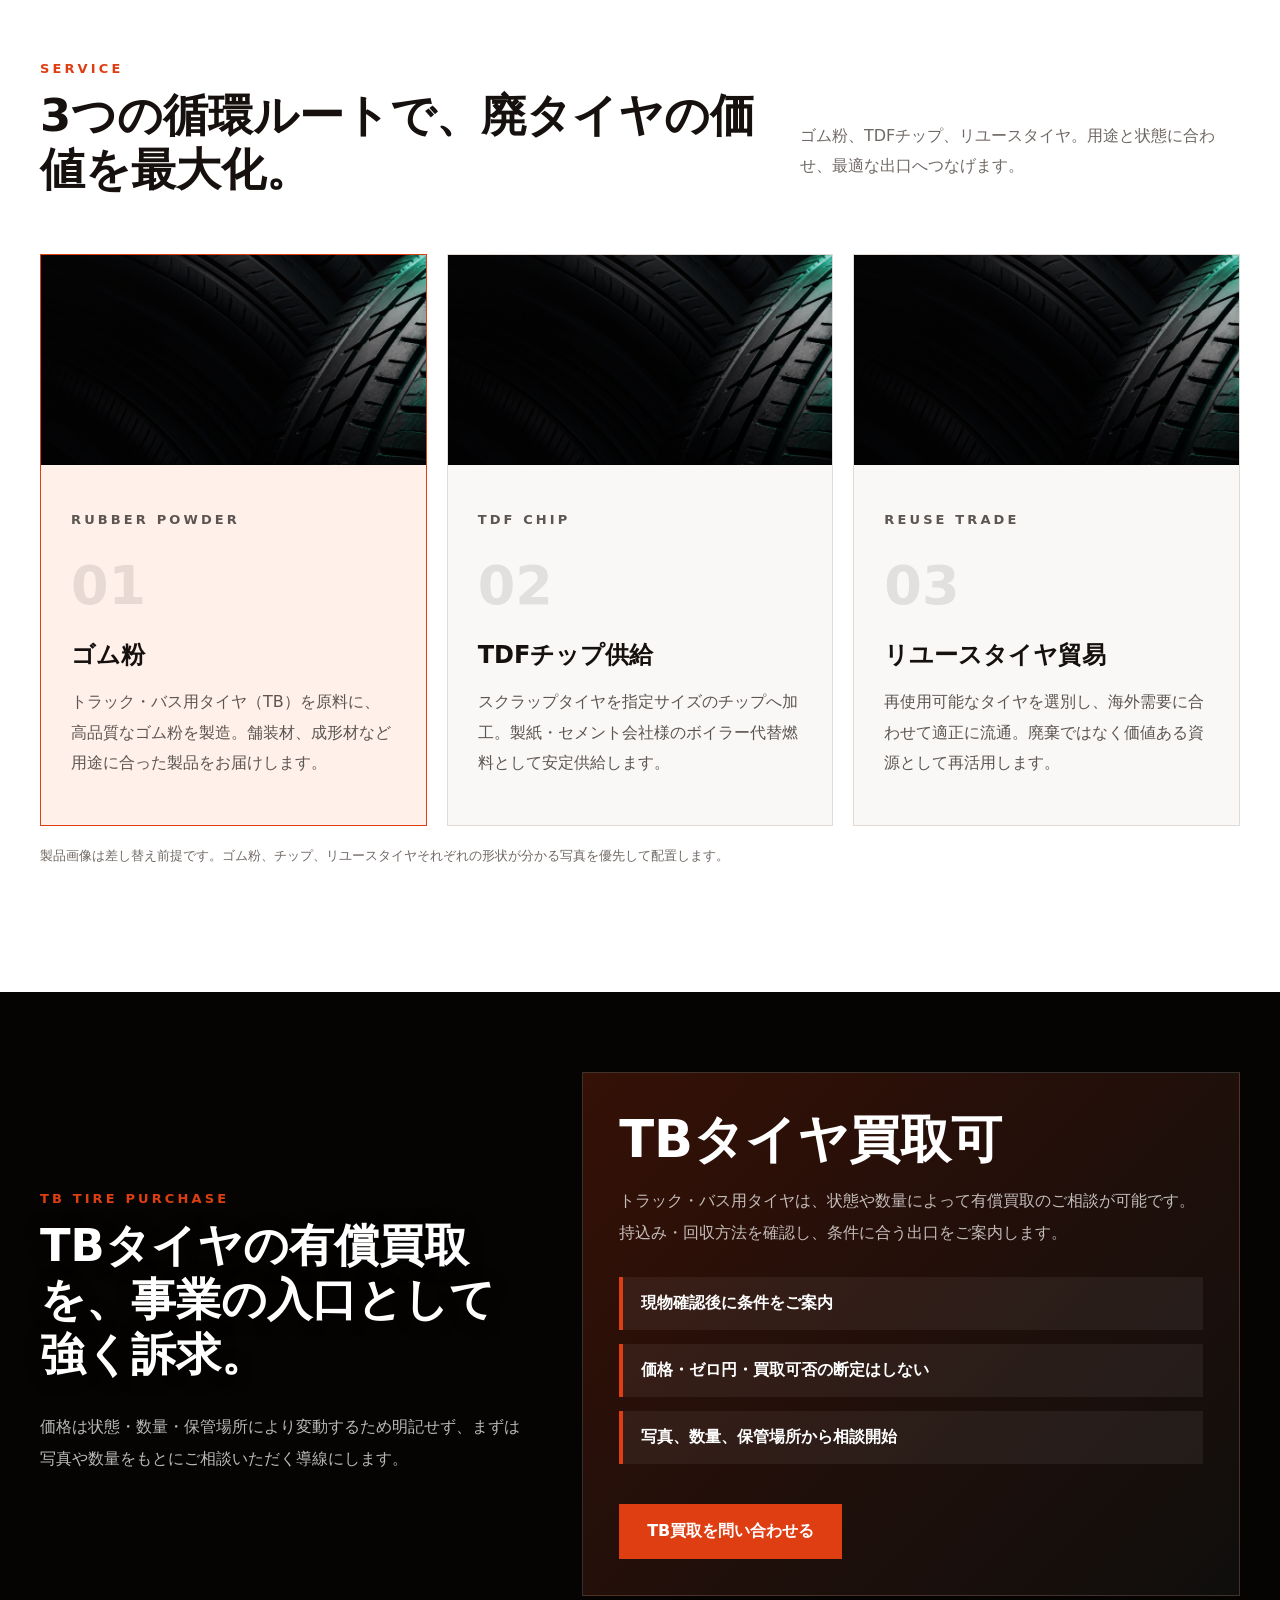
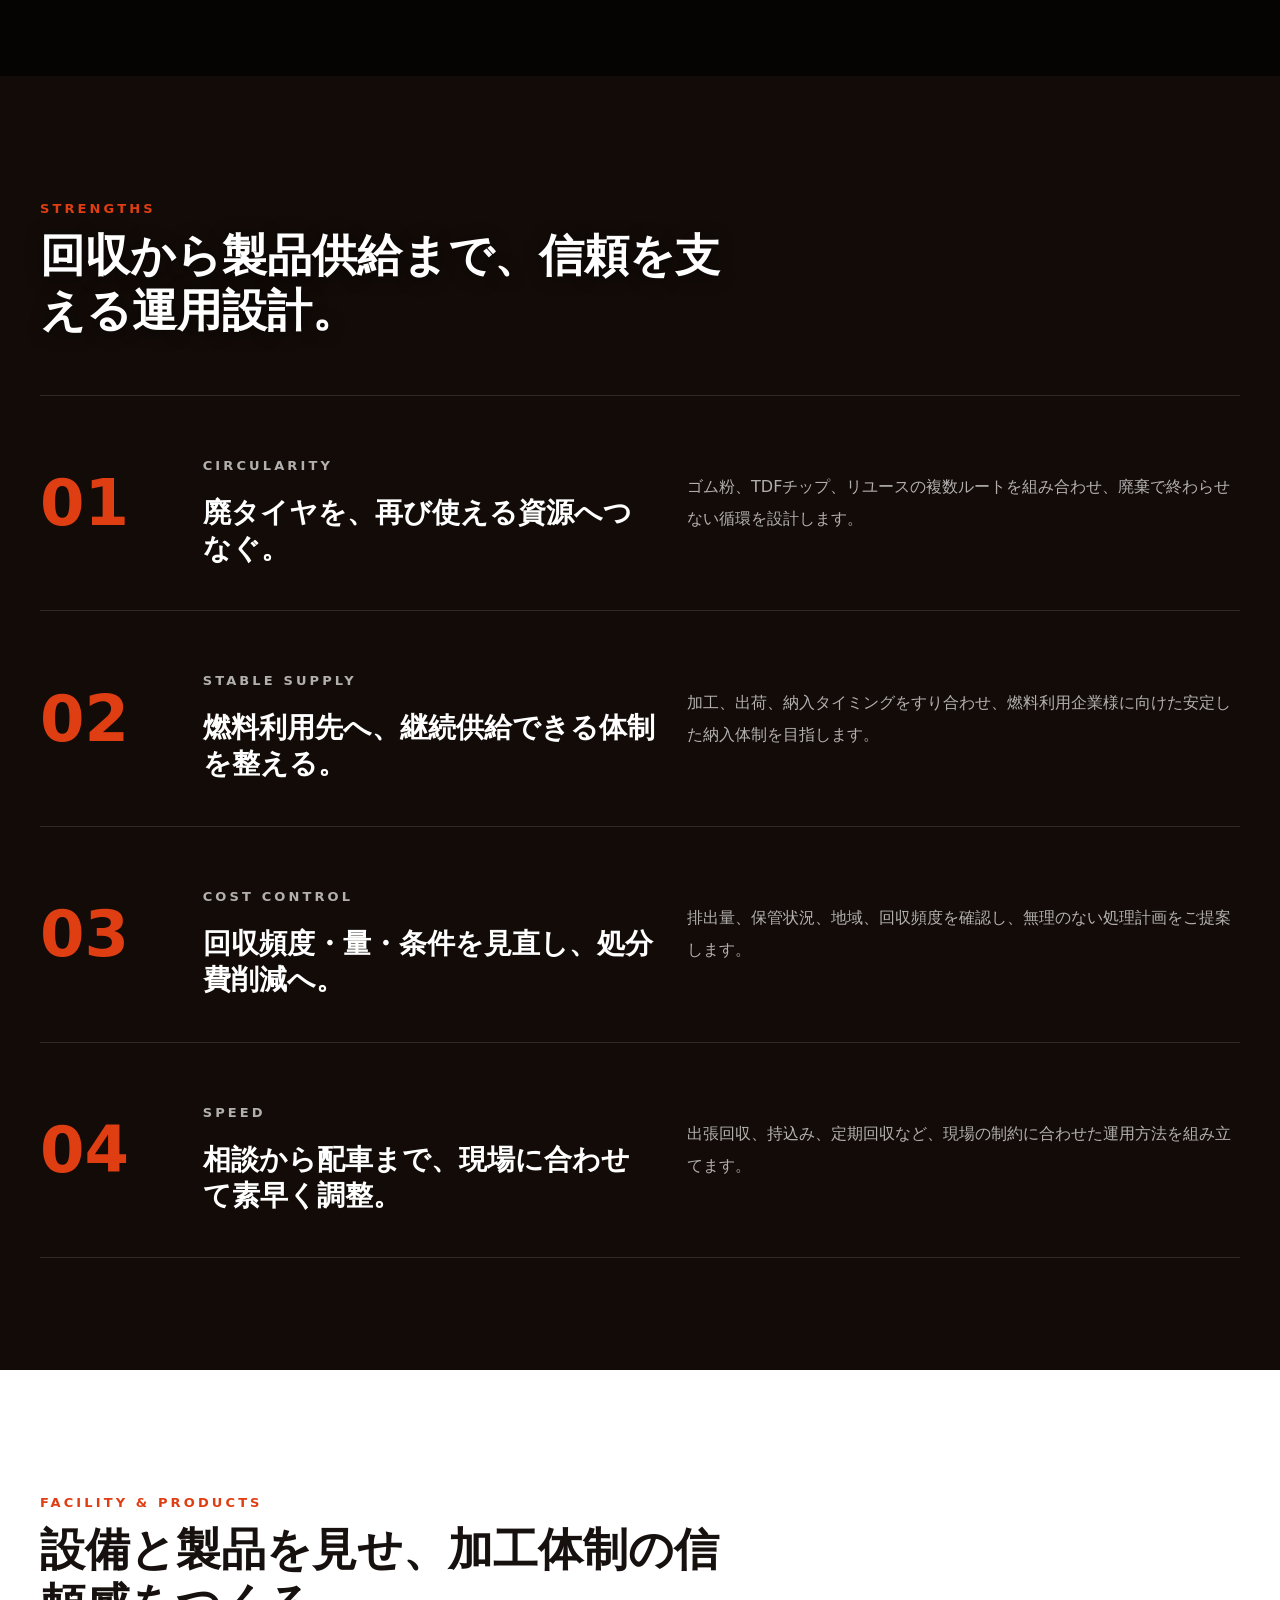
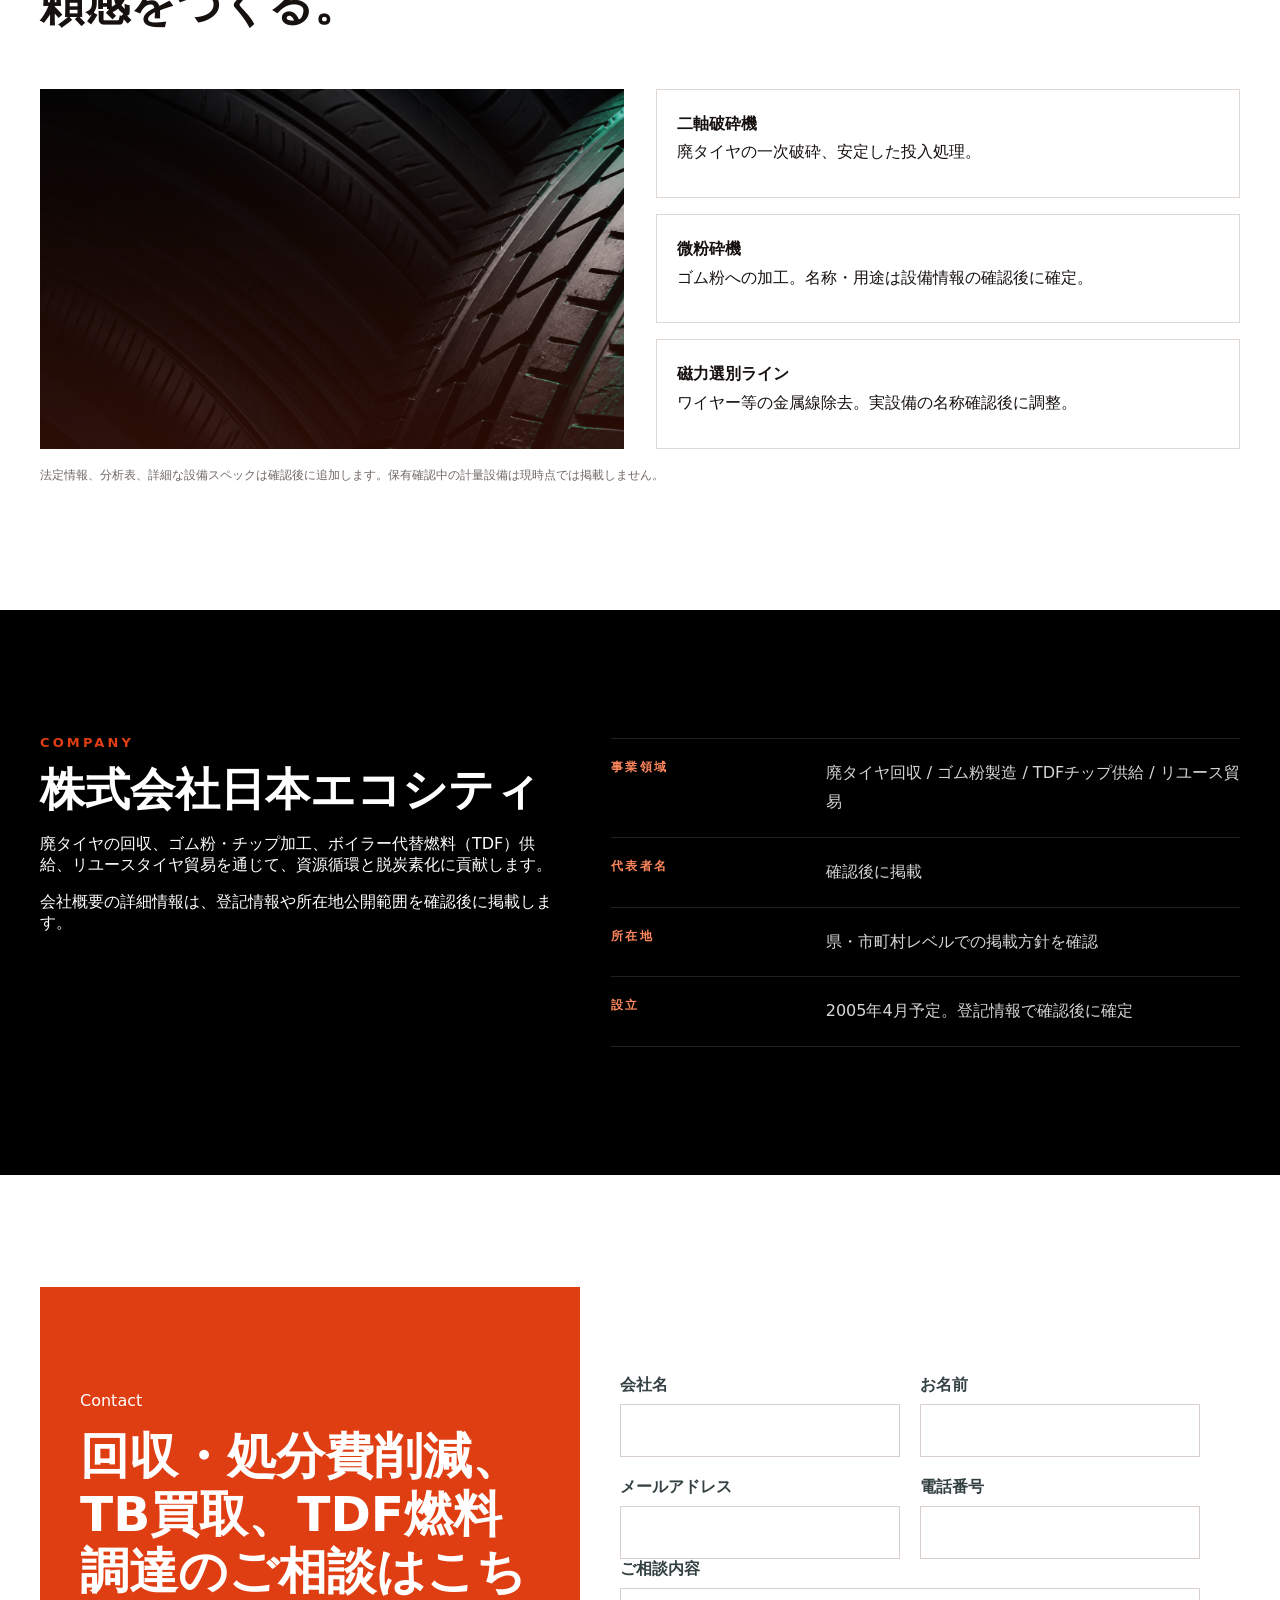
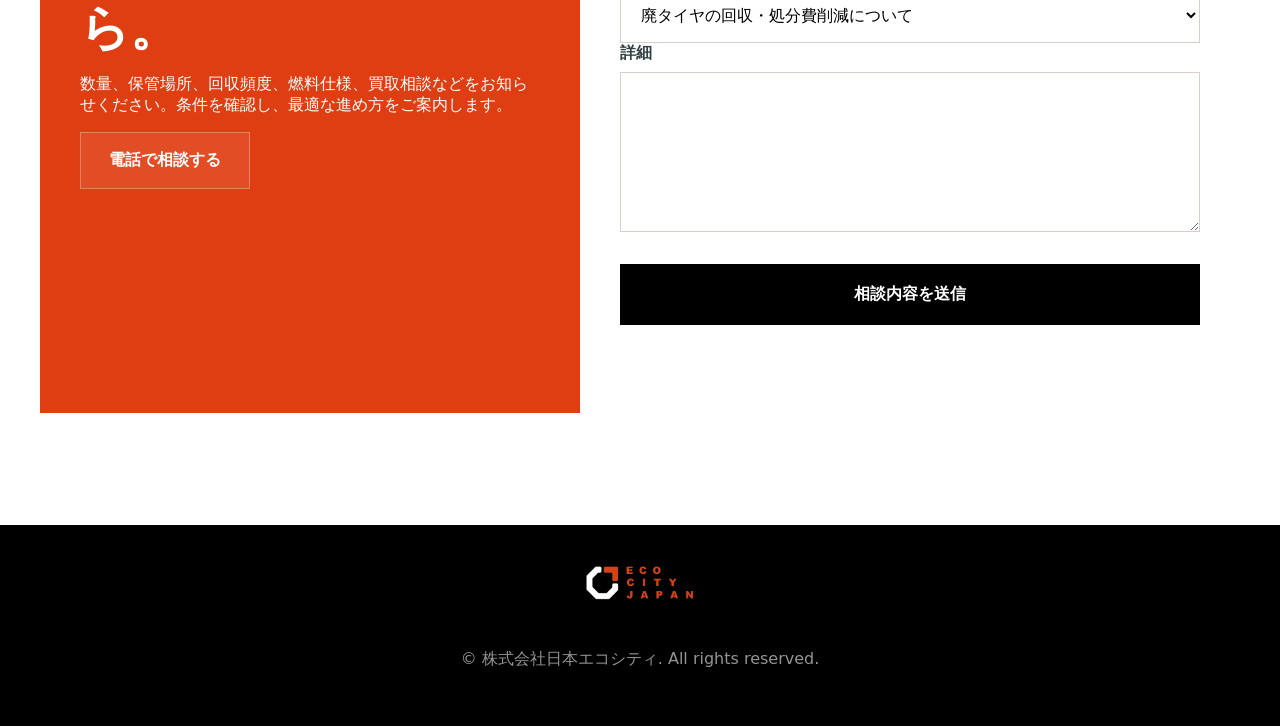
<file: docs/revision-20260929/index.html>
<!doctype html>
<html lang="ja">
  <head>
    <meta charset="utf-8" />
    <meta name="viewport" content="width=device-width, initial-scale=1" />
    <title>比較版 | 株式会社日本エコシティ</title>
    <meta name="description" content="廃タイヤの回収・加工、ゴム粉製造、TDFチップ供給、TBタイヤ買取相談を行う株式会社日本エコシティの比較用サイト案です。" />
    <link rel="icon" href="../assets/ecocitylogo.png" />
    <style>
      :root {
        --black: #050403;
        --dark: #120b08;
        --orange: #df3e13;
        --orange-light: #ff875e;
        --paper: #f7f5f2;
        --line: #ded7d2;
        --text: #16110f;
        --muted: #5c5551;
      }
      * { box-sizing: border-box; }
      html { scroll-behavior: smooth; }
      body {
        margin: 0;
        background: var(--paper);
        color: var(--text);
        font-family: system-ui, -apple-system, BlinkMacSystemFont, "Noto Sans JP", "Hiragino Sans", "Yu Gothic", sans-serif;
      }
      a { color: inherit; text-decoration: none; }
      .wrap { max-width: 1440px; margin: 0 auto; padding: 0 40px; }
      header {
        position: fixed;
        inset: 0 0 auto;
        z-index: 10;
        background: rgba(0,0,0,.88);
        border-bottom: 1px solid rgba(255,255,255,.1);
        backdrop-filter: blur(10px);
      }
      .header-inner { display: flex; align-items: center; justify-content: space-between; min-height: 86px; }
      .logo { height: 44px; width: auto; display: block; }
      nav { display: flex; gap: 34px; align-items: center; }
      .nav-link { display: grid; gap: 4px; min-width: 86px; text-align: center; }
      .nav-link span { color: rgba(255,255,255,.88); font-size: 14px; font-weight: 900; white-space: nowrap; }
      .nav-link small { color: rgba(255,255,255,.42); font-size: 10px; font-weight: 900; letter-spacing: .18em; text-transform: uppercase; }
      .cta { background: var(--orange); color: #fff; padding: 14px 20px; font-weight: 900; }
      .hero {
        min-height: 100vh;
        padding-top: 86px;
        color: #fff;
        background:
          radial-gradient(circle at 82% 42%, rgba(223,62,19,.24), transparent 34%),
          linear-gradient(90deg, rgba(0,0,0,.98) 0%, rgba(0,0,0,.9) 42%, rgba(44,13,3,.45) 100%),
          url("../assets/tire-tread-hero.png") 64% center / cover no-repeat;
        overflow: hidden;
      }
      .hero .wrap { min-height: calc(100vh - 86px); display: grid; grid-template-columns: 1.05fr .95fr; align-items: center; gap: 48px; padding-top: 64px; padding-bottom: 64px; }
      .kicker { color: var(--orange); font-size: 13px; font-weight: 900; text-transform: uppercase; letter-spacing: .24em; }
      .hero .kicker { color: var(--orange-light); margin-bottom: 32px; }
      h1 {
        margin: 0;
        max-width: 760px;
        font-size: clamp(38px, 5.2vw, 86px);
        line-height: 1.08;
        font-weight: 900;
      }
      .hero p { max-width: 720px; margin: 32px 0 0; color: rgba(255,255,255,.8); font-size: 18px; line-height: 2; }
      .buttons { display: flex; gap: 16px; flex-wrap: wrap; margin-top: 40px; }
      .button { display: inline-flex; align-items: center; justify-content: center; padding: 17px 28px; font-weight: 900; }
      .button.primary { background: var(--orange); color: #fff; }
      .button.secondary { border: 1px solid rgba(255,255,255,.28); color: #fff; background: rgba(255,255,255,.08); }
      .badge-row { display: flex; flex-wrap: wrap; gap: 12px; margin-top: 28px; }
      .badge { border: 1px solid rgba(255,255,255,.18); background: rgba(0,0,0,.35); color: rgba(255,255,255,.82); padding: 9px 16px; font-size: 12px; font-weight: 900; }
      .stats { background: #fff; border-top: 1px solid var(--line); border-bottom: 1px solid var(--line); }
      .stats-grid { display: grid; grid-template-columns: repeat(4, 1fr); }
      .stat { padding: 34px 40px; border-right: 1px solid var(--line); }
      .stat strong { display: block; font-size: clamp(44px, 5vw, 74px); line-height: 1; }
      .stat span { color: var(--orange); font-size: 16px; margin-left: 6px; }
      .stat p { margin: 16px 0 0; color: #706864; font-size: 12px; font-weight: 900; letter-spacing: .16em; }
      .stats-note { border-top: 1px solid var(--line); margin: 0; padding: 12px 40px; color: #706864; font-size: 12px; font-weight: 700; }
      section { padding: 112px 0; }
      .section-title {
        margin: 12px 0 0;
        max-width: 720px;
        font-size: clamp(28px, 3.5vw, 46px);
        line-height: 1.22;
        font-weight: 900;
      }
      .section-title.light { color: #fff; text-shadow: 0 2px 18px rgba(0,0,0,.45); }
      .concept-grid { display: grid; grid-template-columns: .85fr 1.15fr; gap: 56px; align-items: center; }
      .photo {
        min-height: 420px;
        background: linear-gradient(180deg, rgba(0,0,0,.08), rgba(223,62,19,.16)), url("../assets/tire-tread-hero.png") 72% center / cover no-repeat;
      }
      .text-grid { display: grid; grid-template-columns: repeat(2, 1fr); gap: 28px; margin-top: 32px; color: #514a47; line-height: 2; }
      .white { background: #fff; }
      .section-head { display: flex; align-items: end; justify-content: space-between; gap: 32px; }
      .section-head > p { max-width: 440px; color: #706864; line-height: 1.9; }
      .cards { display: grid; grid-template-columns: repeat(3, 1fr); gap: 20px; margin-top: 56px; }
      .card { background: #faf8f6; border: 1px solid #e2dad4; }
      .card.featured { background: #fff0ea; border-color: var(--orange); }
      .card-img { height: 210px; background: linear-gradient(180deg, rgba(0,0,0,.05), rgba(0,0,0,.5)), url("../assets/tire-tread-hero.png") center / cover no-repeat; }
      .card-body { padding: 30px; }
      .card .num { color: rgba(22,17,15,.1); font-size: 54px; font-weight: 900; margin: 22px 0; }
      .card h3 { margin: 0; font-size: 24px; }
      .card p { color: var(--muted); line-height: 1.9; }
      .product-note { margin-top: 18px; color: #706864; font-size: 13px; line-height: 1.8; }
      .mini-grid { display: grid; grid-template-columns: repeat(3, 1fr); gap: 20px; margin-top: 56px; }
      .mini-card { border: 1px solid #e2dad4; background: #faf8f6; padding: 30px; }
      .mini-card.dark-card { background: #000; color: #fff; border-color: #000; }
      .mini-card h3 { margin: 0; font-size: 20px; line-height: 1.55; }
      .mini-card p { color: var(--muted); line-height: 1.9; }
      .mini-card.dark-card p { color: rgba(255,255,255,.74); }
      .mini-code { display: block; color: var(--orange); font-size: 42px; font-weight: 900; line-height: 1; }
      .mini-label { display: block; margin-top: 10px; color: rgba(255,255,255,.44); font-size: 11px; font-weight: 900; letter-spacing: .18em; text-transform: uppercase; }
      .comparison-note { margin-top: 16px; color: #706864; font-size: 12px; line-height: 1.8; }
      .dark { background: var(--dark); color: #fff; }
      .strength-list { margin-top: 56px; border-top: 1px solid rgba(255,255,255,.12); border-bottom: 1px solid rgba(255,255,255,.12); }
      .strength { display: grid; grid-template-columns: .26fr .9fr 1.1fr; gap: 32px; align-items: center; padding: 44px 0; border-bottom: 1px solid rgba(255,255,255,.12); }
      .strength:last-child { border-bottom: 0; }
      .strength > strong { color: var(--orange); font-size: 64px; line-height: 1; }
      .strength h3 { margin: 16px 0 0; font-size: 28px; line-height: 1.28; }
      .strength p { color: rgba(255,255,255,.68); line-height: 2; }
      .process-grid, .company-grid, .contact-grid { display: grid; grid-template-columns: .9fr 1.1fr; gap: 56px; }
      .note { margin-top: 32px; border-left: 4px solid var(--orange); background: #fff; padding: 24px; }
      .flow { display: grid; grid-template-columns: repeat(2, 1fr); gap: 12px; }
      .flow-item { min-height: 112px; border: 1px solid var(--line); background: #fff; display: flex; align-items: center; gap: 20px; padding: 22px; font-size: 18px; font-weight: 900; }
      .flow-item span { display: grid; place-items: center; width: 48px; height: 48px; flex: 0 0 auto; background: #000; color: var(--orange-light); font-size: 14px; }
      .buy-band { background: #050403; color: #fff; padding: 80px 0; }
      .buy-band-inner { display: grid; grid-template-columns: .85fr 1.15fr; gap: 56px; align-items: center; }
      .buy-panel { border: 1px solid rgba(255,255,255,.14); background: linear-gradient(135deg, rgba(223,62,19,.22), rgba(255,255,255,.04)); padding: 36px; }
      .buy-panel h3 { margin: 0; font-size: clamp(28px, 4vw, 54px); line-height: 1.18; }
      .buy-panel p { color: rgba(255,255,255,.72); line-height: 2; }
      .check-list { display: grid; gap: 14px; margin: 28px 0 0; padding: 0; list-style: none; }
      .check-list li { border-left: 4px solid var(--orange); background: rgba(255,255,255,.06); padding: 16px 18px; font-weight: 900; }
      .equipment-grid { display: grid; grid-template-columns: 1fr 1fr; gap: 32px; margin-top: 56px; }
      .equipment-visual { min-height: 360px; background: linear-gradient(180deg, rgba(0,0,0,.12), rgba(223,62,19,.18)), url("../assets/tire-tread-hero.png") center / cover no-repeat; }
      .simple-list { display: grid; gap: 16px; margin: 0; padding: 0; list-style: none; }
      .simple-list li { border: 1px solid var(--line); background: #fff; padding: 20px; line-height: 1.8; }
      .tables { display: grid; grid-template-columns: repeat(2, 1fr); gap: 40px; margin-top: 56px; }
      table { width: 100%; border-collapse: collapse; background: #fff; border: 1px solid var(--line); }
      th { background: #000; color: #fff; text-align: left; padding: 18px; }
      td { border-top: 1px solid #ebe3de; padding: 18px; color: #514a47; line-height: 1.8; }
      .faq-grid { display: grid; grid-template-columns: .7fr 1.3fr; gap: 56px; }
      details { border-top: 1px solid var(--line); padding: 24px 0; }
      details:last-child { border-bottom: 1px solid var(--line); }
      summary { cursor: pointer; font-size: 20px; font-weight: 900; line-height: 1.6; }
      details p { color: var(--muted); line-height: 2; }
      .black { background: #000; color: #fff; }
      .company-list { border-top: 1px solid rgba(255,255,255,.12); }
      .company-row { display: grid; grid-template-columns: .32fr .68fr; gap: 20px; border-bottom: 1px solid rgba(255,255,255,.12); padding: 20px 0; }
      .company-row dt { color: var(--orange-light); font-size: 12px; font-weight: 900; letter-spacing: .2em; }
      .company-row dd { margin: 0; color: rgba(255,255,255,.84); line-height: 1.8; }
      .contact-grid { gap: 0; }
      .contact-copy { background: var(--orange); color: #fff; padding: 88px 40px; }
      .contact-copy h2 { margin: 18px 0 0; max-width: 640px; font-size: clamp(34px, 3.8vw, 58px); line-height: 1.18; }
      form { padding: 88px 40px; background: #fff; }
      .form-grid { display: grid; grid-template-columns: repeat(2, 1fr); gap: 20px; }
      label span { display: block; margin-bottom: 8px; font-weight: 900; color: #344143; }
      input, select, textarea { width: 100%; border: 1px solid #d8cfca; padding: 16px; font: inherit; background: #fff; }
      textarea { min-height: 160px; }
      .field-full { margin-top: 20px; }
      button { width: 100%; margin-top: 28px; border: 0; background: #000; color: #fff; padding: 20px; font: inherit; font-weight: 900; }
      footer { background: #000; color: rgba(255,255,255,.58); text-align: center; padding: 40px 20px; }
      footer img { height: 40px; width: auto; margin-bottom: 24px; }
      @media (max-width: 1020px) {
        nav { display: none; }
        .wrap { padding: 0 22px; }
        .hero .wrap, .concept-grid, .process-grid, .company-grid, .contact-grid, .faq-grid, .buy-band-inner, .equipment-grid { grid-template-columns: 1fr; }
        .stats-grid, .cards, .tables, .flow, .mini-grid { grid-template-columns: repeat(2, 1fr); }
        .strength { grid-template-columns: 1fr; }
      }
      @media (max-width: 640px) {
        header .cta { display: none; }
        .logo { height: 36px; }
        section { padding: 72px 0; }
        .stats-grid, .cards, .tables, .flow, .form-grid, .text-grid, .mini-grid { grid-template-columns: 1fr; }
        .stat { border-right: 0; border-bottom: 1px solid var(--line); }
        .photo { min-height: 280px; }
        .section-head { display: block; }
      }
    </style>
  </head>
  <body>
    <header>
      <div class="wrap header-inner">
        <a href="#top"><img class="logo" src="../assets/ecocitylogo.png" alt="ECO CITY JAPAN" /></a>
        <nav aria-label="主要ナビゲーション">
          <a class="nav-link" href="#concept"><span>コンセプト</span><small>Concept</small></a>
          <a class="nav-link" href="#service"><span>事業内容</span><small>Service</small></a>
          <a class="nav-link" href="#strengths"><span>強み</span><small>Strengths</small></a>
          <a class="nav-link" href="#facility"><span>設備・製品</span><small>Facility</small></a>
          <a class="nav-link" href="#contact"><span>お問い合わせ</span><small>Contact</small></a>
        </nav>
        <a class="cta" href="#contact">お問い合わせ</a>
      </div>
    </header>
    <main>
      <section id="top" class="hero">
        <div class="wrap">
          <div>
            <p class="kicker">Scrap Tire Recycling / Product Supply</p>
            <h1><span>廃タイヤに</span><br /><span>もう一度</span><br /><span>エネルギーを</span></h1>
            <p>スクラップタイヤをゴム粉・チップへ再生し、製紙・セメント会社様のボイラー代替燃料（TDF）として安定供給。PC・LT・TBまで、回収・加工を一貫して担います。</p>
            <div class="badge-row">
              <span class="badge">加工体制を公開</span>
              <span class="badge">PC・LT・TB対応</span>
              <span class="badge">TB買取可</span>
              <span class="badge">処分費削減</span>
            </div>
            <div class="buttons">
              <a class="button primary" href="#tb-buy">TBタイヤ買取を相談する</a>
              <a class="button secondary" href="#service">製品・燃料を見る</a>
            </div>
          </div>
        </div>
      </section>

      <section id="concept">
        <div class="wrap concept-grid">
          <div class="photo"></div>
          <div>
            <p class="kicker">Concept</p>
            <h2 class="section-title">捨てるしかなかったタイヤを、日本の産業を動かす活力へ。</h2>
            <div class="text-grid">
              <p>日本エコシティは、廃タイヤの回収、ゴム粉・チップ加工、TDF燃料供給までをつなぐ資源循環企業です。</p>
              <p>排出事業者様には処分費削減と安心できる相談窓口を、熱エネルギー利用企業様には安定供給と品質確認のしやすさを提供します。</p>
            </div>
          </div>
        </div>
      </section>

      <section class="white">
        <div class="wrap">
          <p class="kicker">Our Vision</p>
          <h2 class="section-title">資源循環を、信頼される仕事として次の世代につなぐ。</h2>
          <div class="mini-grid">
            <article class="mini-card"><h3>「また会いたい」と思われる人材へ。</h3><p>会社の信頼は、現場に立つ一人ひとりがつくるもの。対応の早さ、報告の分かりやすさ、現場への配慮まで磨いていきます。</p></article>
            <article class="mini-card"><h3>私たちの仕事を、次世代の希望に。</h3><p>誰かがやらなければ社会は回らない。見えない場所で日本を支える誇りを胸に、若者が選べる仕事をつくります。</p></article>
            <article class="mini-card"><h3>地域からの「ありがとう」を次の力へ。</h3><p>「ありがとう」は待つものではなくつくるもの。誠実な対応と安定供給で、次の挑戦への力に変えていきます。</p></article>
          </div>
        </div>
      </section>

      <section>
        <div class="wrap">
          <p class="kicker">Why Us</p>
          <h2 class="section-title">比較しやすい情報開示で、検討の不安を減らします。</h2>
          <div class="tables" style="grid-template-columns:1fr">
            <table>
              <thead><tr><th>比較項目</th><th>一般的な処分フロー</th><th>日本エコシティ</th></tr></thead>
              <tbody>
                <tr><td><strong>処分コスト</strong></td><td>単価だけで判断しやすい</td><td>回収量、頻度、地域、条件、処理の見直しによって処分費削減を可能にします</td></tr>
                <tr><td><strong>問い合わせ対応</strong></td><td>都度の確認に時間がかかる</td><td>回収、持込み、燃料供給、TB買取まで用途別に整理して案内</td></tr>
                <tr><td><strong>対応タイヤ種別</strong></td><td>一部品目のみ対応</td><td>PC・LT・TBを中心に、状態や数量に応じて相談可能</td></tr>
                <tr><td><strong>処理後の出口</strong></td><td>処分で終わりやすい</td><td>ゴム粉、TDFチップ、リユースの出口を設計</td></tr>
              </tbody>
            </table>
          </div>
          <p class="comparison-note">削減幅や買取可否は、回収量・頻度・地域・タイヤの状態により異なります。価格の断定はせず、現物確認後に条件をご案内します。</p>
        </div>
      </section>

      <section id="service" class="white">
        <div class="wrap">
          <div class="section-head">
            <div><p class="kicker">Service</p><h2 class="section-title">3つの循環ルートで、廃タイヤの価値を最大化。</h2></div>
            <p>ゴム粉、TDFチップ、リユースタイヤ。用途と状態に合わせ、最適な出口へつなげます。</p>
          </div>
          <div class="cards">
            <article class="card featured"><div class="card-img"></div><div class="card-body"><p class="kicker">Rubber Powder</p><div class="num">01</div><h3>ゴム粉</h3><p>トラック・バス用タイヤ（TB）を原料に、高品質なゴム粉を製造。舗装材、成形材など用途に合った製品をお届けします。</p></div></article>
            <article class="card"><div class="card-img"></div><div class="card-body"><p class="kicker">TDF Chip</p><div class="num">02</div><h3>TDFチップ供給</h3><p>スクラップタイヤを指定サイズのチップへ加工。製紙・セメント会社様のボイラー代替燃料として安定供給します。</p></div></article>
            <article class="card"><div class="card-img"></div><div class="card-body"><p class="kicker">Reuse Trade</p><div class="num">03</div><h3>リユースタイヤ貿易</h3><p>再使用可能なタイヤを選別し、海外需要に合わせて適正に流通。廃棄ではなく価値ある資源として再活用します。</p></div></article>
          </div>
          <p class="product-note">製品画像は差し替え前提です。ゴム粉、チップ、リユースタイヤそれぞれの形状が分かる写真を優先して配置します。</p>
        </div>
      </section>

      <section id="tb-buy" class="buy-band">
        <div class="wrap buy-band-inner">
          <div>
            <p class="kicker">TB Tire Purchase</p>
            <h2 class="section-title light">TBタイヤの有償買取を、事業の入口として強く訴求。</h2>
            <p style="color:rgba(255,255,255,.72);line-height:2;margin-top:28px">価格は状態・数量・保管場所により変動するため明記せず、まずは写真や数量をもとにご相談いただく導線にします。</p>
          </div>
          <div class="buy-panel">
            <h3>TBタイヤ買取可</h3>
            <p>トラック・バス用タイヤは、状態や数量によって有償買取のご相談が可能です。持込み・回収方法を確認し、条件に合う出口をご案内します。</p>
            <ul class="check-list">
              <li>現物確認後に条件をご案内</li>
              <li>価格・ゼロ円・買取可否の断定はしない</li>
              <li>写真、数量、保管場所から相談開始</li>
            </ul>
            <div class="buttons"><a class="button primary" href="#contact">TB買取を問い合わせる</a></div>
          </div>
        </div>
      </section>

      <section id="strengths" class="dark">
        <div class="wrap">
          <p class="kicker">Strengths</p>
          <h2 class="section-title light">回収から製品供給まで、信頼を支える運用設計。</h2>
          <div class="strength-list">
            <article class="strength"><strong>01</strong><div><p class="kicker">Circularity</p><h3>廃タイヤを、再び使える資源へつなぐ。</h3></div><p>ゴム粉、TDFチップ、リユースの複数ルートを組み合わせ、廃棄で終わらせない循環を設計します。</p></article>
            <article class="strength"><strong>02</strong><div><p class="kicker">Stable Supply</p><h3>燃料利用先へ、継続供給できる体制を整える。</h3></div><p>加工、出荷、納入タイミングをすり合わせ、燃料利用企業様に向けた安定した納入体制を目指します。</p></article>
            <article class="strength"><strong>03</strong><div><p class="kicker">Cost Control</p><h3>回収頻度・量・条件を見直し、処分費削減へ。</h3></div><p>排出量、保管状況、地域、回収頻度を確認し、無理のない処理計画をご提案します。</p></article>
            <article class="strength"><strong>04</strong><div><p class="kicker">Speed</p><h3>相談から配車まで、現場に合わせて素早く調整。</h3></div><p>出張回収、持込み、定期回収など、現場の制約に合わせた運用方法を組み立てます。</p></article>
          </div>
        </div>
      </section>

      <section id="facility" class="white">
        <div class="wrap">
          <p class="kicker">Facility & Products</p>
          <h2 class="section-title">設備と製品を見せ、加工体制の信頼感をつくる。</h2>
          <div class="equipment-grid">
            <div class="equipment-visual" aria-hidden="true"></div>
            <ul class="simple-list">
              <li><strong>二軸破砕機</strong><br />廃タイヤの一次破砕、安定した投入処理。</li>
              <li><strong>微粉砕機</strong><br />ゴム粉への加工。名称・用途は設備情報の確認後に確定。</li>
              <li><strong>磁力選別ライン</strong><br />ワイヤー等の金属線除去。実設備の名称確認後に調整。</li>
            </ul>
          </div>
          <p class="comparison-note">法定情報、分析表、詳細な設備スペックは確認後に追加します。保有確認中の計量設備は現時点では掲載しません。</p>
        </div>
      </section>

      <section id="company" class="black">
        <div class="wrap company-grid">
          <div><p class="kicker">Company</p><h2 class="section-title light">株式会社日本エコシティ</h2><p>廃タイヤの回収、ゴム粉・チップ加工、ボイラー代替燃料（TDF）供給、リユースタイヤ貿易を通じて、資源循環と脱炭素化に貢献します。</p><p>会社概要の詳細情報は、登記情報や所在地公開範囲を確認後に掲載します。</p></div>
          <dl class="company-list"><div class="company-row"><dt>事業領域</dt><dd>廃タイヤ回収 / ゴム粉製造 / TDFチップ供給 / リユース貿易</dd></div><div class="company-row"><dt>代表者名</dt><dd>確認後に掲載</dd></div><div class="company-row"><dt>所在地</dt><dd>県・市町村レベルでの掲載方針を確認</dd></div><div class="company-row"><dt>設立</dt><dd>2005年4月予定。登記情報で確認後に確定</dd></div></dl>
        </div>
      </section>

      <section id="contact" class="white">
        <div class="contact-grid wrap">
          <div class="contact-copy"><p>Contact</p><h2>回収・処分費削減、TB買取、TDF燃料調達のご相談はこちら。</h2><p>数量、保管場所、回収頻度、燃料仕様、買取相談などをお知らせください。条件を確認し、最適な進め方をご案内します。</p><a class="button secondary" href="tel:0000000000">電話で相談する</a></div>
          <form><div class="form-grid"><label><span>会社名</span><input /></label><label><span>お名前</span><input /></label><label><span>メールアドレス</span><input type="email" /></label><label><span>電話番号</span><input type="tel" /></label></div><label class="field-full"><span>ご相談内容</span><select><option>廃タイヤの回収・処分費削減について</option><option>TBタイヤの買取について</option><option>TDFチップ・ゴム粉の購入について</option><option>製品写真・分析表について</option></select></label><label class="field-full"><span>詳細</span><textarea></textarea></label><button type="button">相談内容を送信</button></form>
        </div>
      </section>
    </main>
    <footer><img src="../assets/ecocitylogo.png" alt="ECO CITY JAPAN" /><p>© 株式会社日本エコシティ. All rights reserved.</p></footer>
  </body>
</html>
</file>
